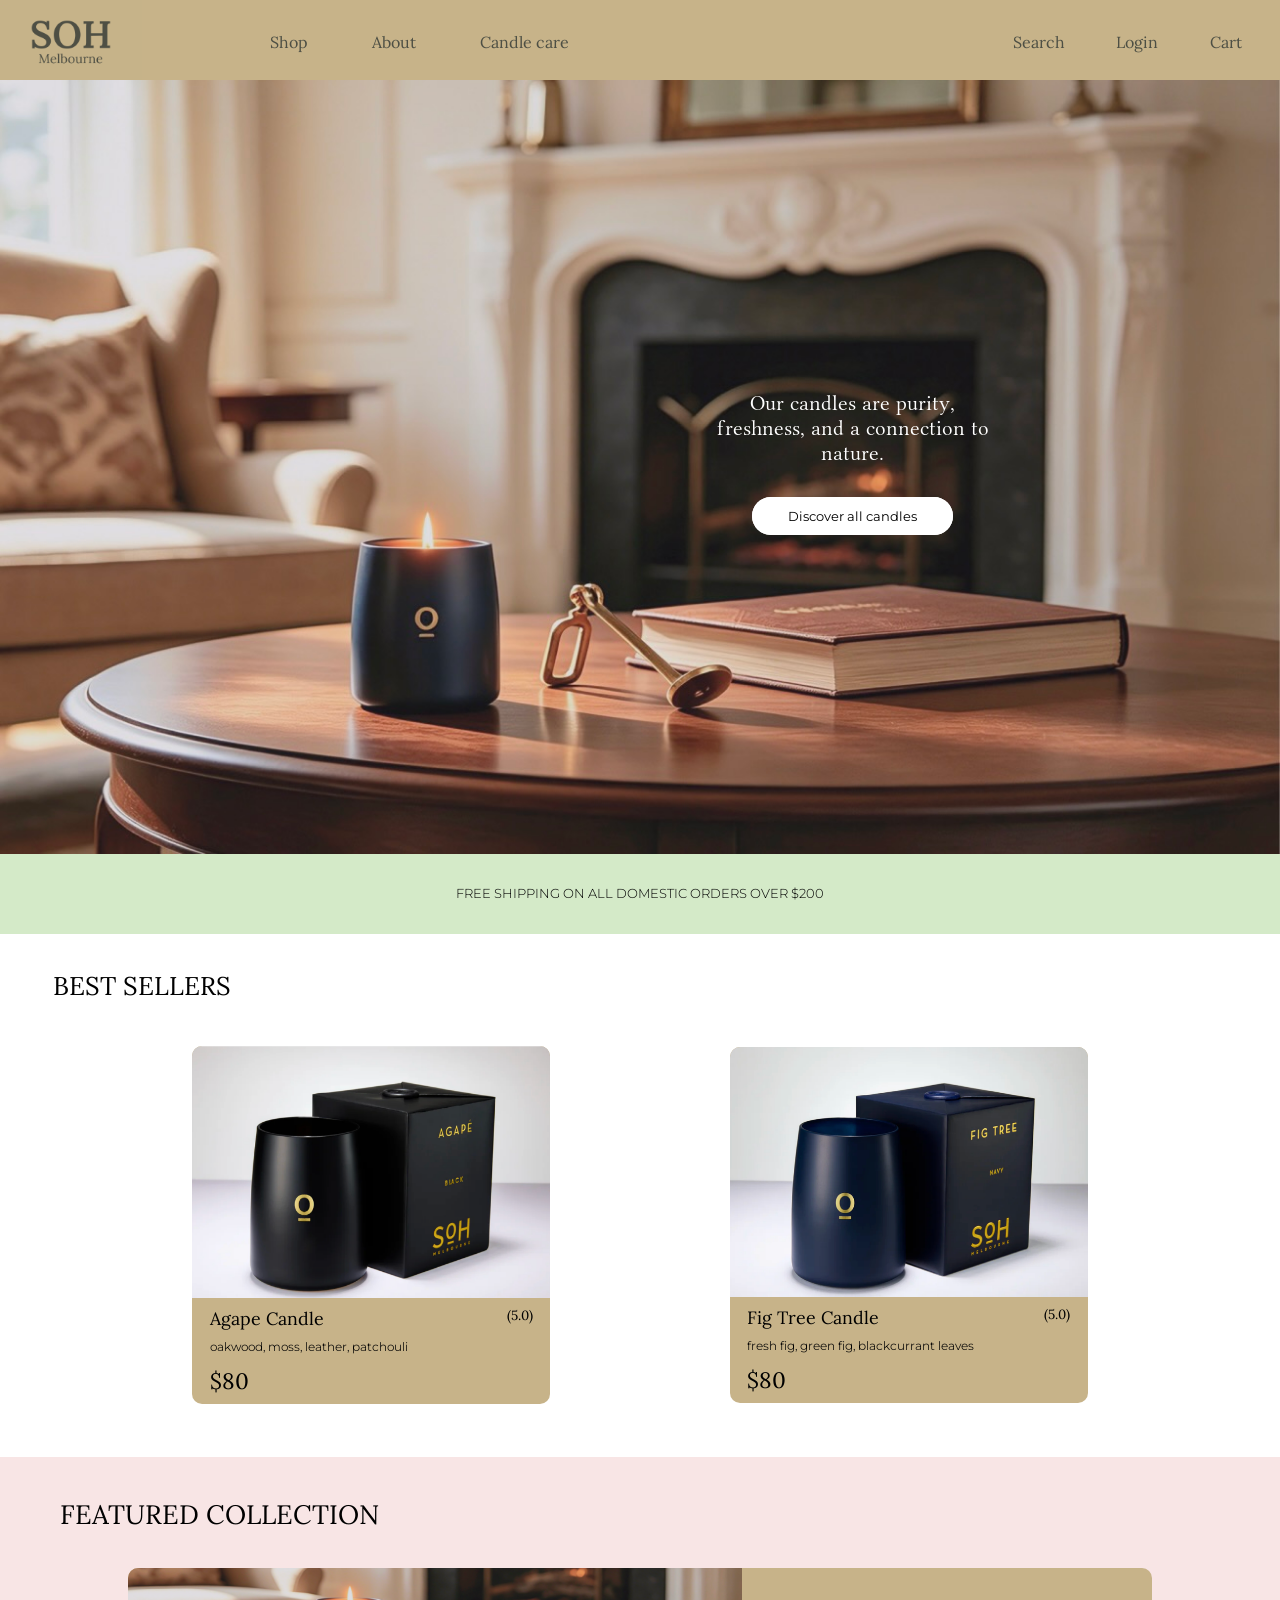
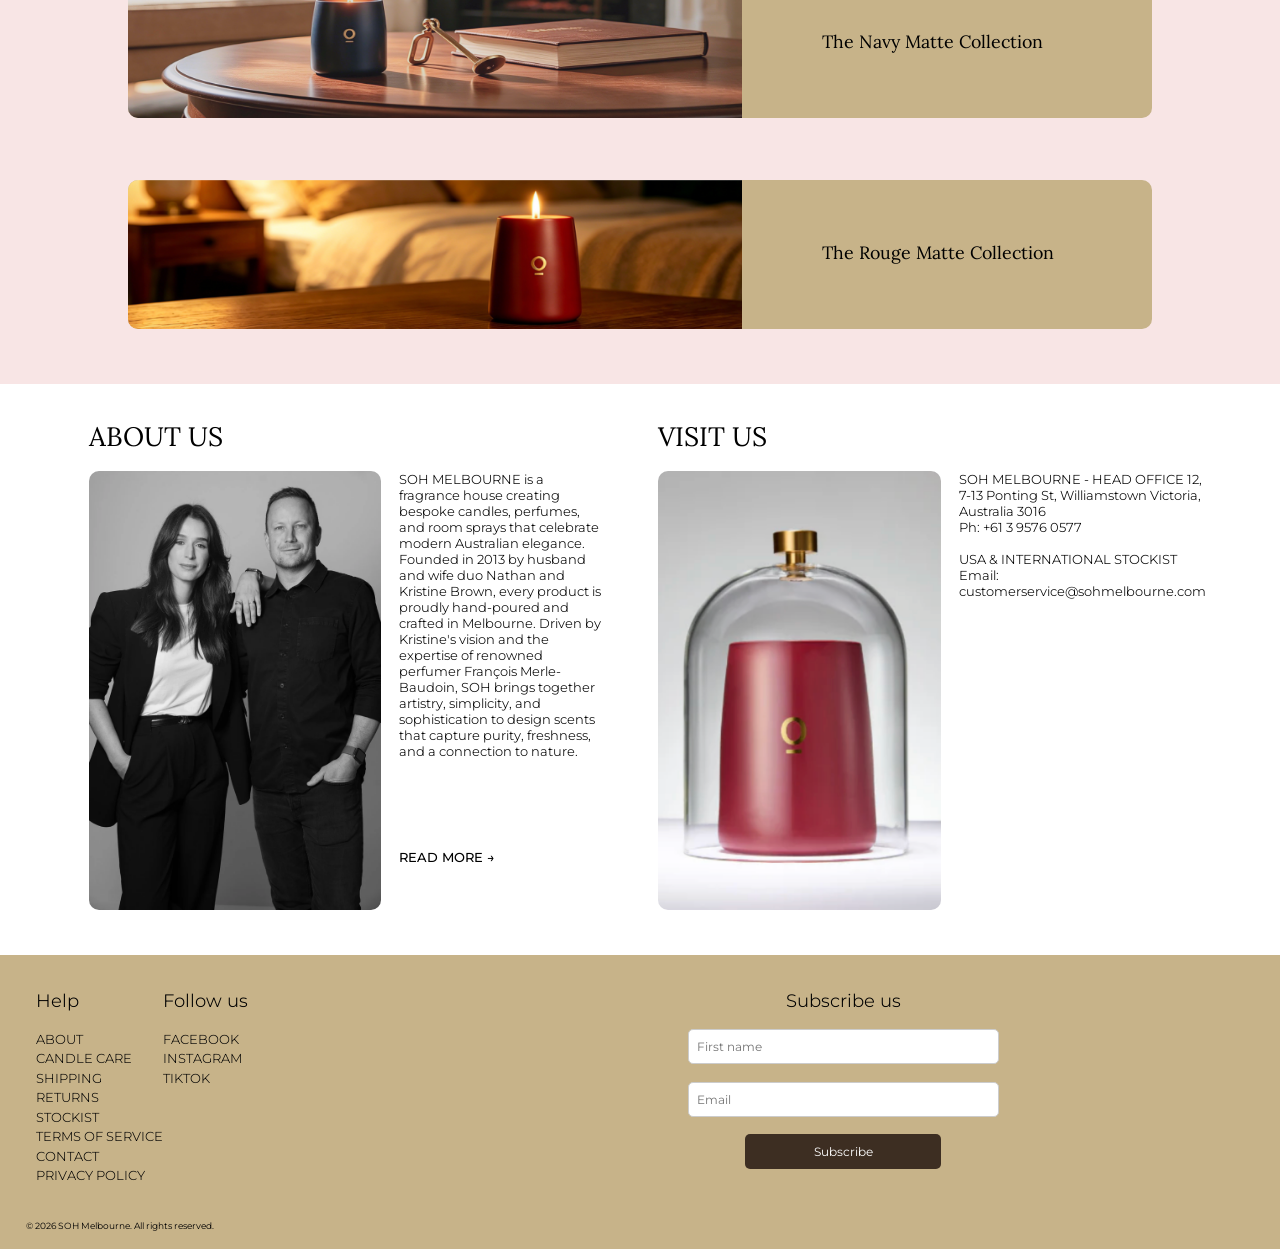
<file: index.html>
<!DOCTYPE html>
<html lang="en">
<head>
  <meta charset="UTF-8" />
  <meta name="viewport" content="width=device-width, initial-scale=1.0"/>
  <title>SOH Melbourne</title>
  <link rel="stylesheet" type="text/css" href="style.css">
  <link href="https://fonts.googleapis.com/css2?family=DM+Serif+Display:ital@0;1&family=Inter:ital,opsz,wght@0,14..32,100..900;1,14..32,100..900&family=Lora:ital,wght@0,400..700;1,400..700&family=Metal+Mania&family=Montserrat:ital,wght@0,100..900;1,100..900&family=PT+Serif:ital,wght@0,400;0,700;1,400;1,700&family=Pixelify+Sans:wght@400..700&display=swap" rel="stylesheet">
  <link href="https://fonts.googleapis.com/css2?family=DM+Serif+Display:ital@0;1&family=Inter:ital,opsz,wght@0,14..32,100..900;1,14..32,100..900&family=Lora:ital,wght@0,400..700;1,400..700&family=Metal+Mania&family=Montserrat:ital,wght@0,100..900;1,100..900&family=PT+Serif:ital,wght@0,400;0,700;1,400;1,700&family=Pixelify+Sans:wght@400..700&display=swap" rel="stylesheet">
  <link href="https://fonts.googleapis.com/css2?family=DM+Serif+Display:ital@0;1&family=Inter:ital,opsz,wght@0,14..32,100..900;1,14..32,100..900&family=Libertinus+Serif+Display&family=Lora:ital,wght@0,400..700;1,400..700&family=Metal+Mania&family=Montserrat:ital,wght@0,100..900;1,100..900&family=PT+Serif:ital,wght@0,400;0,700;1,400;1,700&family=Pixelify+Sans:wght@400..700&display=swap" rel="stylesheet">
  <script src="script.js" defer></script>
</head>

<body>

<!--nav-->
<nav>
        <ul class="nav-menu">
            <li class="burger-menu">☰</li>
            <a href="index.html">
                <li class="logo"><img src="media/logo.png" alt="soh logo"></li>
            </a>
            <li class="shop-dropdown nav-item-left">
                <span class="nav-item-left-shop">Shop
                    <div class="nav-shop-underline"></div>
                </span>

                <div class="dropdown">

                    <div class="dropdown-column">
                        <h4 class="dropdown-column-title">Search by Scent</h4>
                        <ul class="dropdown-column-ul">
                            <li class="dropdown-column-li" data-scent="Floral">Floral</li>
                            <li class="dropdown-column-li" data-scent="Green">Green & Botanical</li>
                            <li class="dropdown-column-li" data-scent="Fig">Fig Focus</li>
                            <li class="dropdown-column-li" data-scent="Marine">Marine & Fresh</li>
                            <li class="dropdown-column-li" data-scent="Smoky">Smoky / Leather / Tobacco</li>
                            <li class="dropdown-column-li" data-scent="Woody">Woody</li>
                            <li class="dropdown-column-li" data-scent="Seasonal">Seasonal</li>
                        </ul>
                    </div>

                    <div class="dropdown-column">
                        <h4 class="dropdown-column-title">Search by Collection</h4>
                        <ul class="dropdown-column-ul">
                            <li class="dropdown-column-li">The Black Matte Collection</li>
                            <li class="dropdown-column-li">The White Matte Collection</li>
                            <li class="dropdown-column-li">The Navy Matte Collection</li>
                            <li class="dropdown-column-li">The Rouge Matte Collection</li>
                            <li class="dropdown-column-li">Melbourne Collection</li>
                            <li class="dropdown-column-li">Australian Landscape</li>
                            <li class="dropdown-column-li">Fig & Garden</li>
                            <li class="dropdown-column-li">Festive</li>
                        </ul>
                    </div>

                </div>
            </li>

            <li class="nav-item-left">About</li>
            <li class="nav-item-left">Candle care</li>

            <div class="nav-right">
                <li class="search-dropdown">
                    <span class="nav-item-left-search">Search
                        <div class="nav-search-underline"></div>
                    </span>

                <div class="search-dropdown-section">
                    <div class="insert-search">
                        <img class="search-icon" src="media/search.png" alt="the image of search icon">
                        <input id="search-input" class="insert-search-text" type="text" placeholder="Find your favourite candle">
                    </div>

                    <div class="suggestion-search">
                        <h6 class="suggestion-search-title">Suggestions</h6>
                        <div>
                        <P class="suggestion-search-text">Floral candles</P>
                        <P class="suggestion-search-text">Woody candles</P>
                        <P class="suggestion-search-text">Seasonal candles</P>
                        </div>
                    </div>
                </div>

                </li>

                <li class="nav-item-right">Login</li>
                <li class="nav-item-right">
                    <span id="nav-cart">Cart</span>

                    <section class="quick-cart-section">
                        <div class="quick-cart-shipping-and-quantity">
                            <p class="quick-cart-afteradding-number">
                            CART ( <span id="quick-cart-number-current">0</span> )
                            </p>
                            <p id="quick-cart-free-shipping" class="quick-cart-free-shipping">free shipping info</p>
                        </div>
                        <div class="quick-cart-items" id="quick-cart-items"></div>
                        <div class="quick-cart-subtotal">
                            <div class="quick-cart-right-subtotal">
                                <h2 class="quick-cart-right-subtotal-text">Subtotal</h2>
                                <h2 class="quick-cart-right-subtotal-price">$<span id="cart-right-subtotal-count">0</span></h2>
                            </div>
                            <p class="quick-cart-right-tax">Tax included. Shipping calculated at checkout.</p>
                            <textarea class="quick-order-notes" name="order-notes" rows="4" placeholder="Order notes"></textarea>
                            <div class="quick-cart-page-buttons">
                                <button type="button" class="quick-cart-right-check-out" onclick="window.location.href='cart.html'">Check out</button>
                                <button type="button" class="quick-cart-right-continue-shopping" onclick="window.location.href='productlists.html'">Continue shopping</button>
                            </div>
                        </div>
                    </section>
                </li>
            </div>
        </ul>

        <div class="mobile-dropdown">
            <div class="mobile-dropdown-section">
                <h3 class="mobile-dropdown-shop">Shop</h3>

                <div class="mobile-dropdown-shop-section">
                    <div class="mobile-devided-line"></div>
                    <h4 class="mobile-scent-dropdown">Shop by scent</h4>
                    <ul class="mobile-scent-section">
                        <li>Floral</li>
                        <li>Green & Botanical</li>
                        <li>Fig Focus</li>
                        <li>Marine & Fresh</li>
                        <li>Smoky / Leather / Tobacco</li>
                        <li class="dropdown-column-li" data-scent="Woody">Woody</li>
                        <li>Seasonal</li>
                    </ul>
                    <h4>Shop by collection</h4>
                    <div class="mobile-devided-line"></div>
                </div>

                <h3>About</h3>

                <h3>Candle care</h3>
            </div>

        </div>
</nav>

<!--hero header-->
<header class="heroimage">
    <img class="homepage-image"src="media/homepage.jpeg" alt="homepage image">
    <div class="hero-text">
        <p class="hero">Our candles are purity,<br> freshness, and a connection to <br> nature.</p><br><br>
        <a class="discover-button" href="productlists.html?from=index.html">Discover all candles</a>
    </div>
</header>

<!--Main content-->
<main>
<!--free shipping-->
 <section class="freeshipping">
    <p>FREE SHIPPING ON ALL DOMESTIC ORDERS OVER $200</p>
 </section>

 <!--best sellers-->
 <section class="bestsellers">
    <h2 class="bestsellers-text">BEST SELLERS</h2>

    <!--all product cards for best sellers-->
    <div class="bestsellers-cards">
        <!--card 1:agape candle-->
        <div class="productcard-bestsellers">
            <img class="product-cards-image" src="media/agape-bestsellers.png" alt="the image of agape">
            <div class="product-cards-text">
                <div class="product-cards-textandrating">
                    <p class="product-cards-title">Agape Candle</p>
                    <span class="product-cards-rating">(5.0)</span>
                </div>
                <p class="product-cards-info">oakwood, moss, leather, patchouli</p>
                <p class="product-cards-prices">$80</p>
            </div>
        </div>
        
        <!--card 2:fig tree candle-->
        <div class="productcard-bestsellers">
            <img class="product-cards-image" src="media/fig-tree-bestsellers.png" alt="the image of fig tree">
            <div class="product-cards-text">
                <div class="product-cards-textandrating">
                    <p class="product-cards-title">Fig Tree Candle</p>
                    <p class="product-cards-rating">(5.0)</p>
                </div>
                <p class="product-cards-info">fresh fig, green fig, blackcurrant leaves</p>
                <p class="product-cards-prices">$80</p>
            </div>
        </div>

    </div>
 </section>

  <!--festured collections-->

  <section class="featured-collections">
    <h2 class="featured-title">FEATURED COLLECTION</h2>

    <div class="collection-allcards">
        <div class="collectioncards">
            <img class="collection-cards-image"src="media/navy.png" alt="the image of the navy matte collection">
            <p class="collection-cards-text">The Navy Matte Collection</p>
        </div>

        <div class="collectioncards">
            <img class="collection-cards-image" src="media/rouge.png" alt="the image of the rouge matte collection">
            <p class="collection-cards-text">The Rouge Matte Collection</p>
        </div>
    </div>
  </section>

  <!--about us-->
  <section class="aboutus">

    <div class="aboutus-allcards">

        <div class="aboutuscards">
            <h2 class="aboutus-title">ABOUT US</h2>
            <div class="aboutus-cards-allinfo">
                <img class="aboutus-image" src="media/aboutus.png" alt="the image of about us">
                <div class="aboutus-textandreadmore">
                <p class="aboutus-text">SOH MELBOURNE is a fragrance house creating bespoke candles, 
                perfumes, and room sprays that celebrate modern Australian elegance. Founded 
                in 2013 by husband and wife duo Nathan and Kristine Brown, every product is proudly 
                hand-poured and crafted in Melbourne. Driven by Kristine's vision and the expertise 
                of renowned perfumer François Merle-Baudoin, SOH brings together artistry, simplicity, 
                and sophistication to design scents that capture purity, freshness, and a connection 
                to nature.</p><br class="br"><br class="br"><br class="br">
                <p class="read-more">READ MORE →</p>
                </div>
            </div>   
        </div>

        <div class="aboutuscards">
            <h2 class="aboutus-title">VISIT US</h2>
            <div class="aboutus-cards-allinfo">
                <img class="aboutus-image" src="media/visitus.png" alt="the image of visit us">
                <p class="aboutus-text">SOH MELBOURNE - HEAD OFFICE 12, 7-13 Ponting St, 
                Williamstown Victoria, Australia 3016 <br>
                Ph: +61 3 9576 0577 <br><br>
                USA & INTERNATIONAL STOCKIST Email: customerservice@sohmelbourne.com</p>
            </div>
        </div>

    </div>
  </section>
</main>

<!--footer-->
<footer>
    <div class="footer-section-without-copyrights">
    <div class="footer-sections">
        <div class="help">
            <h4 class="footer-title">Help</h4>
            <ul class="footer-unordered-list">
                <li class="footer-list">ABOUT</li>
                <li class="footer-list">CANDLE CARE</li>
                <li class="footer-list">SHIPPING</li>
                <li class="footer-list">RETURNS</li>
                <li class="footer-list">STOCKIST</li>
                <li class="footer-list">TERMS OF SERVICE</li>
                <li class="footer-list">CONTACT</li>
                <li class="footer-list">PRIVACY POLICY</li>
            </ul>
        </div>

        <div class="followus">
            <h4 class="footer-title">Follow us</h4>
                <ul class="footer-unordered-list">
                    <li class="footer-list">FACEBOOK</li>
                    <li class="footer-list">INSTAGRAM</li>
                    <li class="footer-list">TIKTOK</li>
                </ul>
        </div>
    </div>

    <!--subscribe-->
    <div class="subscribe-section">
        <h4 class="footer-title-subscribeus">Subscribe us</h4>
        <form class="subscribe">
            <input class="subscribe-input" type="text" placeholder="First name" size="20" maxlength="40"/>
            <input class="subscribe-input" type="text" placeholder="Email" size="20" maxlength="40"/>
            <button class="subscribe-button" type="submit">Subscribe</button>
        </form>
    </div>

    </div>

    <p class="footer-copyrights">© 2026 SOH Melbourne. All rights reserved.</p>
</footer>

</body>
</file>
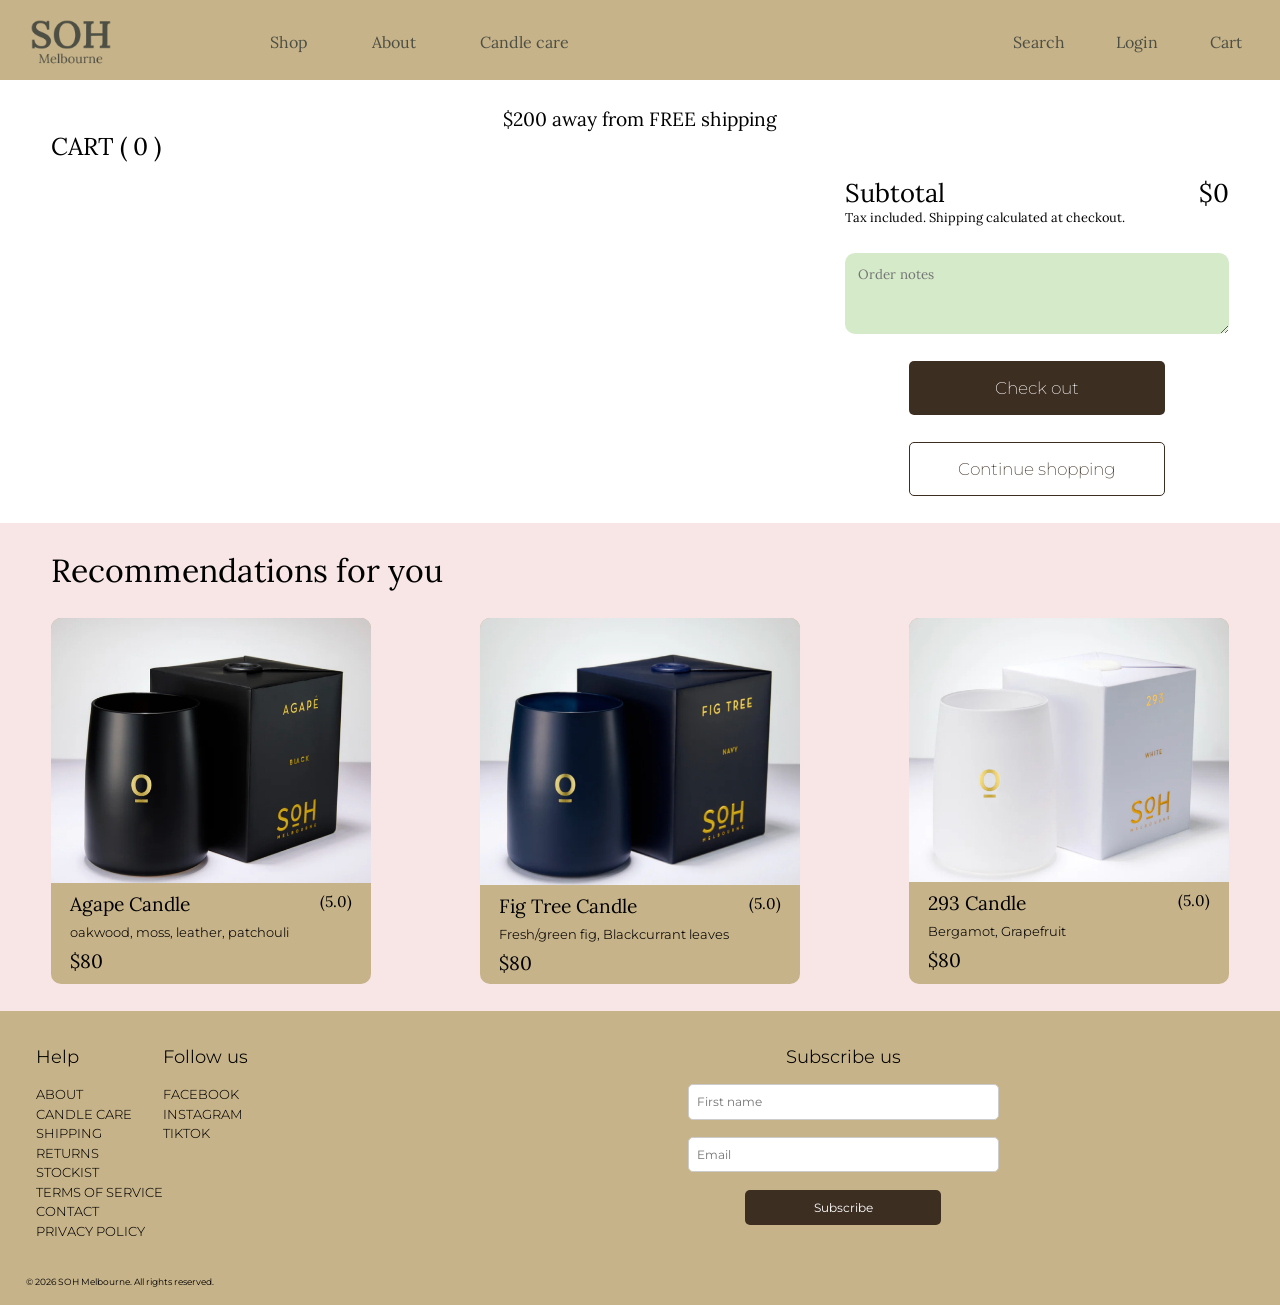
<file: cart.html>
<!DOCTYPE html>
<html lang="en">
<head>
  <meta charset="UTF-8" />
  <meta name="viewport" content="width=device-width, initial-scale=1.0"/>
  <title>SOH Melbourne cart</title>
  <link rel="stylesheet" type="text/css" href="style.css">
  <link href="https://fonts.googleapis.com/css2?family=DM+Serif+Display:ital@0;1&family=Inter:ital,opsz,wght@0,14..32,100..900;1,14..32,100..900&family=Lora:ital,wght@0,400..700;1,400..700&family=Metal+Mania&family=Montserrat:ital,wght@0,100..900;1,100..900&family=PT+Serif:ital,wght@0,400;0,700;1,400;1,700&family=Pixelify+Sans:wght@400..700&display=swap" rel="stylesheet">
  <link href="https://fonts.googleapis.com/css2?family=DM+Serif+Display:ital@0;1&family=Inter:ital,opsz,wght@0,14..32,100..900;1,14..32,100..900&family=Lora:ital,wght@0,400..700;1,400..700&family=Metal+Mania&family=Montserrat:ital,wght@0,100..900;1,100..900&family=PT+Serif:ital,wght@0,400;0,700;1,400;1,700&family=Pixelify+Sans:wght@400..700&display=swap" rel="stylesheet">
  <link href="https://fonts.googleapis.com/css2?family=DM+Serif+Display:ital@0;1&family=Inter:ital,opsz,wght@0,14..32,100..900;1,14..32,100..900&family=Libertinus+Serif+Display&family=Lora:ital,wght@0,400..700;1,400..700&family=Metal+Mania&family=Montserrat:ital,wght@0,100..900;1,100..900&family=PT+Serif:ital,wght@0,400;0,700;1,400;1,700&family=Pixelify+Sans:wght@400..700&display=swap" rel="stylesheet">
  <script src="script.js" defer></script>
</head>

<body>
<!--nav-->
<nav>
        <ul class="nav-menu">
            <li class="burger-menu">☰</li>
            <a href="index.html">
                <li class="logo"><img src="media/logo.png" alt="soh logo"></li>
            </a>
            <li class="shop-dropdown nav-item-left">
                <span class="nav-item-left-shop">Shop
                    <div class="nav-shop-underline"></div>
                </span>

                <div class="dropdown">

                    <div class="dropdown-column">
                        <h4 class="dropdown-column-title">Search by Scent</h4>
                        <ul class="dropdown-column-ul">
                            <li class="dropdown-column-li" data-scent="Floral">Floral</li>
                            <li class="dropdown-column-li" data-scent="Green">Green & Botanical</li>
                            <li class="dropdown-column-li" data-scent="Fig">Fig Focus</li>
                            <li class="dropdown-column-li" data-scent="Marine">Marine & Fresh</li>
                            <li class="dropdown-column-li" data-scent="Smoky">Smoky / Leather / Tobacco</li>
                            <li class="dropdown-column-li" data-scent="Woody">Woody</li>
                            <li class="dropdown-column-li" data-scent="Seasonal">Seasonal</li>
                        </ul>
                    </div>

                    <div class="dropdown-column">
                        <h4 class="dropdown-column-title">Search by Collection</h4>
                        <ul class="dropdown-column-ul">
                            <li class="dropdown-column-li">The Black Matte Collection</li>
                            <li class="dropdown-column-li">The White Matte Collection</li>
                            <li class="dropdown-column-li">The Navy Matte Collection</li>
                            <li class="dropdown-column-li">The Rouge Matte Collection</li>
                            <li class="dropdown-column-li">Melbourne Collection</li>
                            <li class="dropdown-column-li">Australian Landscape</li>
                            <li class="dropdown-column-li">Fig & Garden</li>
                            <li class="dropdown-column-li">Festive</li>
                        </ul>
                    </div>

                </div>
            </li>

            <li class="nav-item-left">About</li>
            <li class="nav-item-left">Candle care</li>

            <div class="nav-right">
                <li class="search-dropdown">
                    <span class="nav-item-left-search">Search
                        <div class="nav-search-underline"></div>
                    </span>

                <div class="search-dropdown-section">
                    <div class="insert-search">
                        <img class="search-icon" src="media/search.png" alt="the image of search icon">
                        <input id="search-input" class="insert-search-text" type="text" placeholder="Find your favourite candle">
                    </div>

                    <div class="suggestion-search">
                        <h6 class="suggestion-search-title">Suggestions</h6>
                        <div>
                        <P class="suggestion-search-text">Floral candles</P>
                        <P class="suggestion-search-text">Woody candles</P>
                        <P class="suggestion-search-text">Seasonal candles</P>
                        </div>
                    </div>
                </div>

                </li>

                <li class="nav-item-right">Login</li>
                <li class="nav-item-right">
                    <span id="nav-cart">Cart</span>

                    <section class="quick-cart-section">
                        <div class="quick-cart-shipping-and-quantity">
                            <p class="quick-cart-afteradding-number">
                            CART ( <span id="quick-cart-number-current">0</span> )
                            </p>
                            <p id="quick-cart-free-shipping" class="quick-cart-free-shipping">free shipping info</p>
                        </div>
                        <div class="quick-cart-items" id="quick-cart-items"></div>
                        <div class="quick-cart-subtotal">
                            <div class="quick-cart-right-subtotal">
                                <h2 class="quick-cart-right-subtotal-text">Subtotal</h2>
                                <h2 class="quick-cart-right-subtotal-price">$<span id="cart-right-subtotal-count">0</span></h2>
                            </div>
                            <p class="quick-cart-right-tax">Tax included. Shipping calculated at checkout.</p>
                            <textarea class="quick-order-notes" name="order-notes" rows="4" placeholder="Order notes"></textarea>
                            <div class="quick-cart-page-buttons">
                                <button type="button" class="quick-cart-right-check-out" onclick="window.location.href='cart.html'">Check out</button>
                                <button type="button" class="quick-cart-right-continue-shopping" onclick="window.location.href='productlists.html'">Continue shopping</button>
                            </div>
                        </div>
                    </section>
                </li>
            </div>
        </ul>

        <div class="mobile-dropdown">
            <div class="mobile-dropdown-section">
                <h3 class="mobile-dropdown-shop">Shop</h3>

                <div class="mobile-dropdown-shop-section">
                    <div class="mobile-devided-line"></div>
                    <h4 class="mobile-scent-dropdown">Shop by scent</h4>
                    <ul class="mobile-scent-section">
                        <li>Floral</li>
                        <li>Green & Botanical</li>
                        <li>Fig Focus</li>
                        <li>Marine & Fresh</li>
                        <li>Smoky / Leather / Tobacco</li>
                        <li class="dropdown-column-li" data-scent="Woody">Woody</li>
                        <li>Seasonal</li>
                    </ul>
                    <h4>Shop by collection</h4>
                    <div class="mobile-devided-line"></div>
                </div>

                <h3>About</h3>

                <h3>Candle care</h3>
            </div>

        </div>
</nav>

<main>
<section class="cart-section">
    <p id="cart-free-shipping" class="cart-free-shipping">free shipping info</p>

<div class="cart-left-right">
    <div class="cart-left">

        <div class="cart-afteradding">
            <p class="cart-afteradding-number">
            CART ( <span id="cart-number-current">0</span> )
            </p>
        </div>

        <div id="cart-items" class="cart-items">
        </div>
    </div>

    <div class="cart-right">
            <div class="cart-right-subtotal">
                <h2 class="cart-right-subtotal-text">Subtotal</h2>
                <h2 class="cart-right-subtotal-price">$<span id="cart-page-subtotal-count">0</span></h2>
            </div>
            <p class="cart-right-tax">Tax included. Shipping calculated at checkout.</p>

        <textarea class="order-notes" name="order-notes" rows="4" placeholder="Order notes"></textarea>

        <div class="cart-page-buttons">
            <button type="button" class="cart-right-check-out" onclick="window.location.href='delivery.html'">Check out</button>
            <button type="button" class="cart-right-continue-shopping" onclick="window.location.href='productlists.html'">Continue shopping</button>
        </div>
    </div>

</div>

</section>



<!--recommendations-->
<section class="recommendations">
    <h2 class="recommendations-title">Recommendations for you</h2>
    <div class="recommendations-product-cards">

        <a class="recommendations-card">
            <img class="recommendations-card-image" src="media/agape.png" alt="the image of agape candle">
            <div class="recommendations-text">
                <div class="recommendations-card-textandrating">
                    <p class="recommendations-card-title">Agape Candle</p>
                    <span class="recommendations-card-rating">(5.0)</span>
                </div>
                <p class="recommendations-card-info">oakwood, moss, leather, patchouli</p>
                <p class="recommendations-card-prices">$80</p>
            </div>
        </a>

         <a class="recommendations-card">
            <img class="recommendations-card-image" src="media/fig-tree.png" alt="the image of Fig Tree Candle">
            <div class="recommendations-text">
                <div class="recommendations-card-textandrating">
                    <p class="recommendations-card-title">Fig Tree Candle</p>
                    <span class="recommendations-card-rating">(5.0)</span>
                </div>
                <p class="recommendations-card-info">Fresh/green fig, Blackcurrant leaves</p>
                <p class="recommendations-card-prices">$80</p>
            </div>
        </a>

        <a class="recommendations-card">
            <img class="recommendations-card-image" src="media/293.png" alt="the image of 293 Candle">
            <div class="recommendations-text">
                <div class="recommendations-card-textandrating">
                    <p class="recommendations-card-title">293 Candle</p>
                    <span class="recommendations-card-rating">(5.0)</span>
                </div>
                <p class="recommendations-card-info">Bergamot, Grapefruit</p>
                <p class="recommendations-card-prices">$80</p>
            </div>
        </a>
    </div>
</section>
</main>

<!--footer-->
<footer>
    <div class="footer-section-without-copyrights">
    <div class="footer-sections">
        <div class="help">
            <h4 class="footer-title">Help</h4>
            <ul class="footer-unordered-list">
                <li class="footer-list">ABOUT</li>
                <li class="footer-list">CANDLE CARE</li>
                <li class="footer-list">SHIPPING</li>
                <li class="footer-list">RETURNS</li>
                <li class="footer-list">STOCKIST</li>
                <li class="footer-list">TERMS OF SERVICE</li>
                <li class="footer-list">CONTACT</li>
                <li class="footer-list">PRIVACY POLICY</li>
            </ul>
        </div>

        <div class="followus">
            <h4 class="footer-title">Follow us</h4>
                <ul class="footer-unordered-list">
                    <li class="footer-list">FACEBOOK</li>
                    <li class="footer-list">INSTAGRAM</li>
                    <li class="footer-list">TIKTOK</li>
                </ul>
        </div>
    </div>

    <!--subscribe-->
    <div class="subscribe-section">
        <h4 class="footer-title-subscribeus">Subscribe us</h4>
        <form class="subscribe">
            <input class="subscribe-input" type="text" placeholder="First name" size="20" maxlength="40"/>
            <input class="subscribe-input" type="text" placeholder="Email" size="20" maxlength="40"/>
            <button class="subscribe-button" type="submit">Subscribe</button>
        </form>
    </div>
    
    </div>

    <p class="footer-copyrights">© 2026 SOH Melbourne. All rights reserved.</p>
</footer>

</body>
</file>
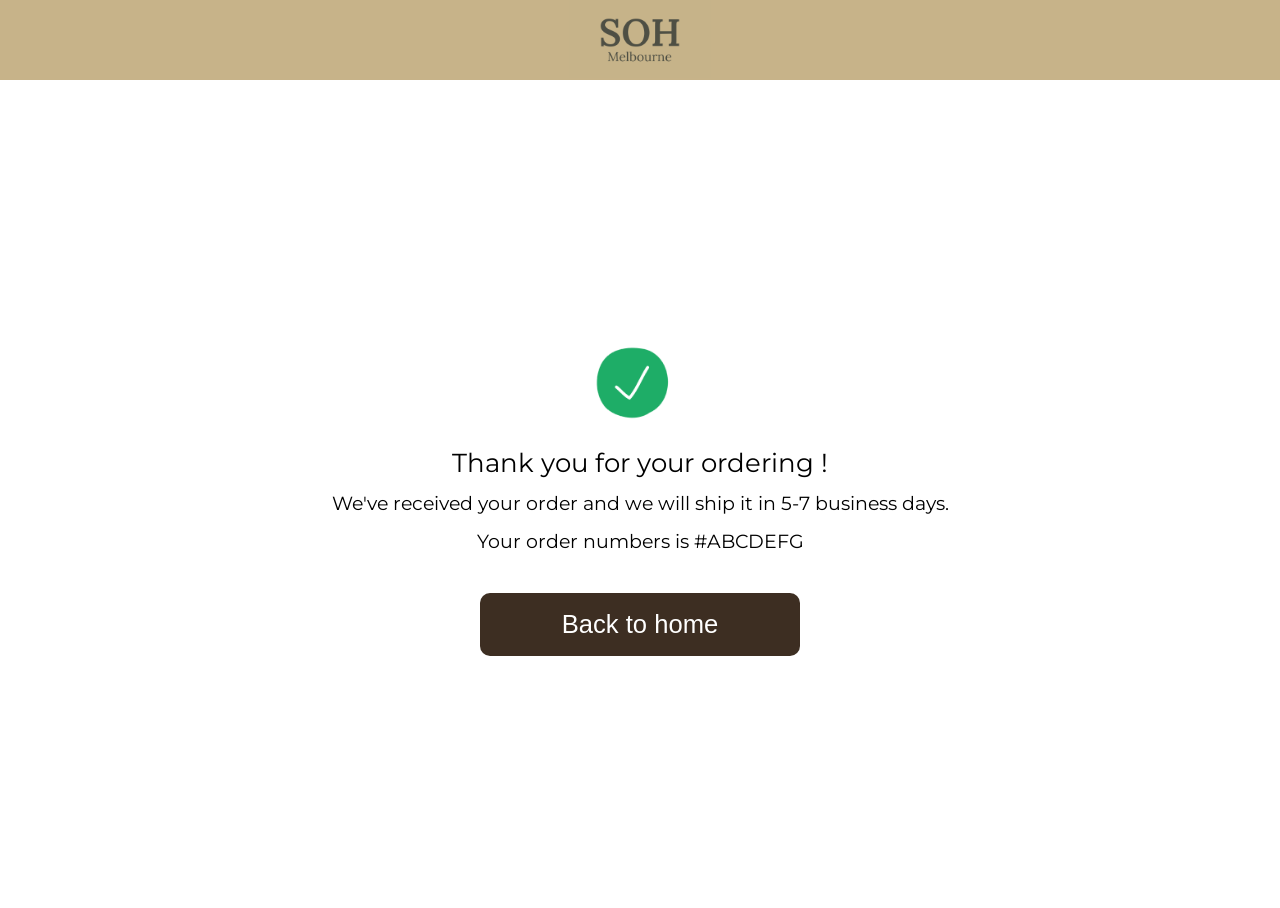
<file: confirmation.html>
<!DOCTYPE html>
<html lang="en">
<head>
  <meta charset="UTF-8" />
  <meta name="viewport" content="width=device-width, initial-scale=1.0"/>
  <title>SOH Melbourne payment confirmation</title>
  <link rel="stylesheet" type="text/css" href="style.css">
  <link href="https://fonts.googleapis.com/css2?family=DM+Serif+Display:ital@0;1&family=Inter:ital,opsz,wght@0,14..32,100..900;1,14..32,100..900&family=Lora:ital,wght@0,400..700;1,400..700&family=Metal+Mania&family=Montserrat:ital,wght@0,100..900;1,100..900&family=PT+Serif:ital,wght@0,400;0,700;1,400;1,700&family=Pixelify+Sans:wght@400..700&display=swap" rel="stylesheet">
  <link href="https://fonts.googleapis.com/css2?family=DM+Serif+Display:ital@0;1&family=Inter:ital,opsz,wght@0,14..32,100..900;1,14..32,100..900&family=Lora:ital,wght@0,400..700;1,400..700&family=Metal+Mania&family=Montserrat:ital,wght@0,100..900;1,100..900&family=PT+Serif:ital,wght@0,400;0,700;1,400;1,700&family=Pixelify+Sans:wght@400..700&display=swap" rel="stylesheet">
  <link href="https://fonts.googleapis.com/css2?family=DM+Serif+Display:ital@0;1&family=Inter:ital,opsz,wght@0,14..32,100..900;1,14..32,100..900&family=Libertinus+Serif+Display&family=Lora:ital,wght@0,400..700;1,400..700&family=Metal+Mania&family=Montserrat:ital,wght@0,100..900;1,100..900&family=PT+Serif:ital,wght@0,400;0,700;1,400;1,700&family=Pixelify+Sans:wght@400..700&display=swap" rel="stylesheet">
  <script src="script.js" defer></script>
</head>

<body>
    <nav class="delivery-page-nav">
        <a href="index.html">
        <img class="delivery-page-nav-image" src="media/logo.png" alt="the logo of soh melbourne">
        </a>
    </nav>

<main>
    <section class="payment-successfully">
        <img src="media/confirmation.png" alt="checkout successfully">
        <h3>Thank you for your ordering !</h2>
        <p>We've received your order and we will ship it in 5-7 business days.</p>
        <p>Your order numbers is #ABCDEFG</p>

        <button type="button" onclick="window.location.href='index.html'">Back to home</button>
    </section>
</main>
</body>
</file>
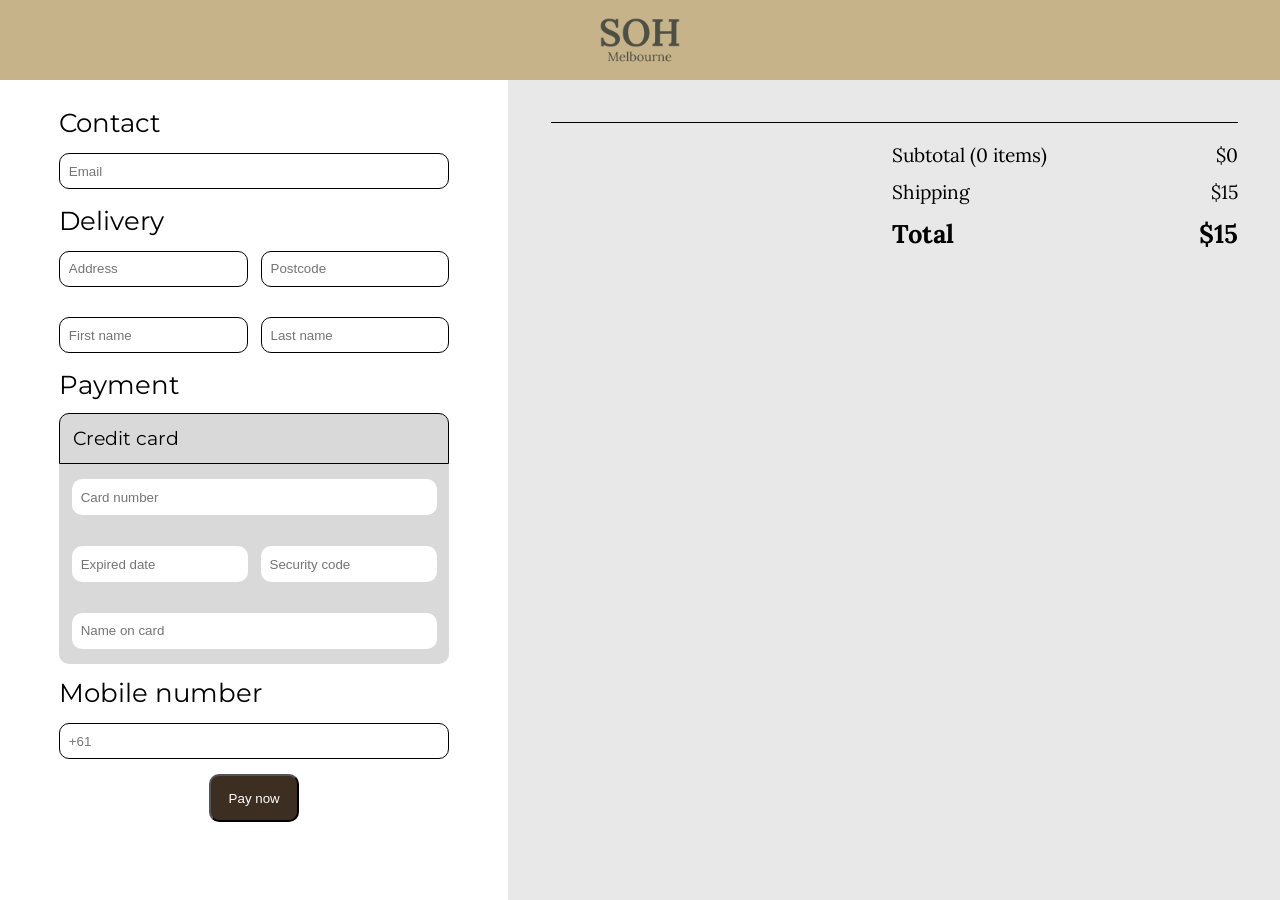
<file: delivery.html>
<!DOCTYPE html>
<html lang="en">
<head>
  <meta charset="UTF-8" />
  <meta name="viewport" content="width=device-width, initial-scale=1.0"/>
  <title>SOH Melbourne</title>
  <link rel="stylesheet" type="text/css" href="style.css">
  <link href="https://fonts.googleapis.com/css2?family=DM+Serif+Display:ital@0;1&family=Inter:ital,opsz,wght@0,14..32,100..900;1,14..32,100..900&family=Lora:ital,wght@0,400..700;1,400..700&family=Metal+Mania&family=Montserrat:ital,wght@0,100..900;1,100..900&family=PT+Serif:ital,wght@0,400;0,700;1,400;1,700&family=Pixelify+Sans:wght@400..700&display=swap" rel="stylesheet">
  <link href="https://fonts.googleapis.com/css2?family=DM+Serif+Display:ital@0;1&family=Inter:ital,opsz,wght@0,14..32,100..900;1,14..32,100..900&family=Lora:ital,wght@0,400..700;1,400..700&family=Metal+Mania&family=Montserrat:ital,wght@0,100..900;1,100..900&family=PT+Serif:ital,wght@0,400;0,700;1,400;1,700&family=Pixelify+Sans:wght@400..700&display=swap" rel="stylesheet">
  <link href="https://fonts.googleapis.com/css2?family=DM+Serif+Display:ital@0;1&family=Inter:ital,opsz,wght@0,14..32,100..900;1,14..32,100..900&family=Libertinus+Serif+Display&family=Lora:ital,wght@0,400..700;1,400..700&family=Metal+Mania&family=Montserrat:ital,wght@0,100..900;1,100..900&family=PT+Serif:ital,wght@0,400;0,700;1,400;1,700&family=Pixelify+Sans:wght@400..700&display=swap" rel="stylesheet">
  <script src="script.js" defer></script>
</head>

<body>
    <nav class="delivery-page-nav">
        <a href="index.html">
        <img class="delivery-page-nav-image" src="media/logo.png" alt="the logo of soh melbourne">
        </a>
    </nav>

<main class="delivery-page-main">
    <div class="mobile-order-summary">
        <h2>Order summary</h2>
        <p>$<span class="delivery-order-summary-total">0</span></p>
    </div>

    <form id="delivery-form" action="confirmation.html" class="delivery-form">

        <p class="delivery-form-title">Contact</p>
        <input type="text" name="email" required placeholder="Email">

        <p class="delivery-form-title">Delivery</p>
        <div class="form-row">
            <input class="address" type="text" name="address" required placeholder="Address">
            <input class="postcode" type="text" name="postcode" required placeholder="Postcode">
        </div>
        <div class="form-row">
            <input type="text" name="fristname" required placeholder="First name">
            <input type="text" name="lastname" required placeholder="Last name">
        </div>

        <p class="delivery-form-title">Payment</p>
            <div class="form-payment-box">
                <h4 class="card">Credit card</h4>
            </div>
            <div class="form-payment-box-input">
                <input type="text" name="cardnumber" required placeholder="Card number">
                <div class="form-row">
                    <input type="text" name="expireddate" required placeholder="Expired date">
                    <input type="text" name="security number" required placeholder="Security code" >
                </div>
                <input type="text" name="name" required placeholder="Name on card">
            </div>

            <p class="delivery-form-title">Mobile number</p>
            <input type="text" name="mobilenumber" required placeholder="+61">
        
        <div class="delivery-page-button">
            <button class="payment-button" type="submit">Pay now</button>
        </div>
    </form>

    <section class="delivery-right">
        <div id="delivery-products">
        </div>

        <div class="total-section">

            <div class="subtotal-box">
                <h4 class="subtotal-box-text">Subtotal (<span class="total-quantity">0</span> items)</h4>
                <h4 class="subtotal-box-price">$<span class="delivery-subtotal-price">0</span></h4>
            </div>
            <div class="shipping-box">
                <h4 class="subtotal-shipping">Shipping</h4>
                <h4 class="subtotal-shipping-price">$<span class="total-shipping">0</span></h4>
            </div>
            <div class="total-price-box">
                <h2 class="delivery-page-total">Total</h2>
                <h2 class="delivery-page-total-price">$<span class="delivery-page-total-price-number">0</span></h2>
            </div>

        </div>

        <div class="mobile-delivery-page-button">
            <button class="mobile-payment-button" type="submit" form="delivery-form">Pay now</button>
        </div>
    </section>

</main>
</body>
</file>
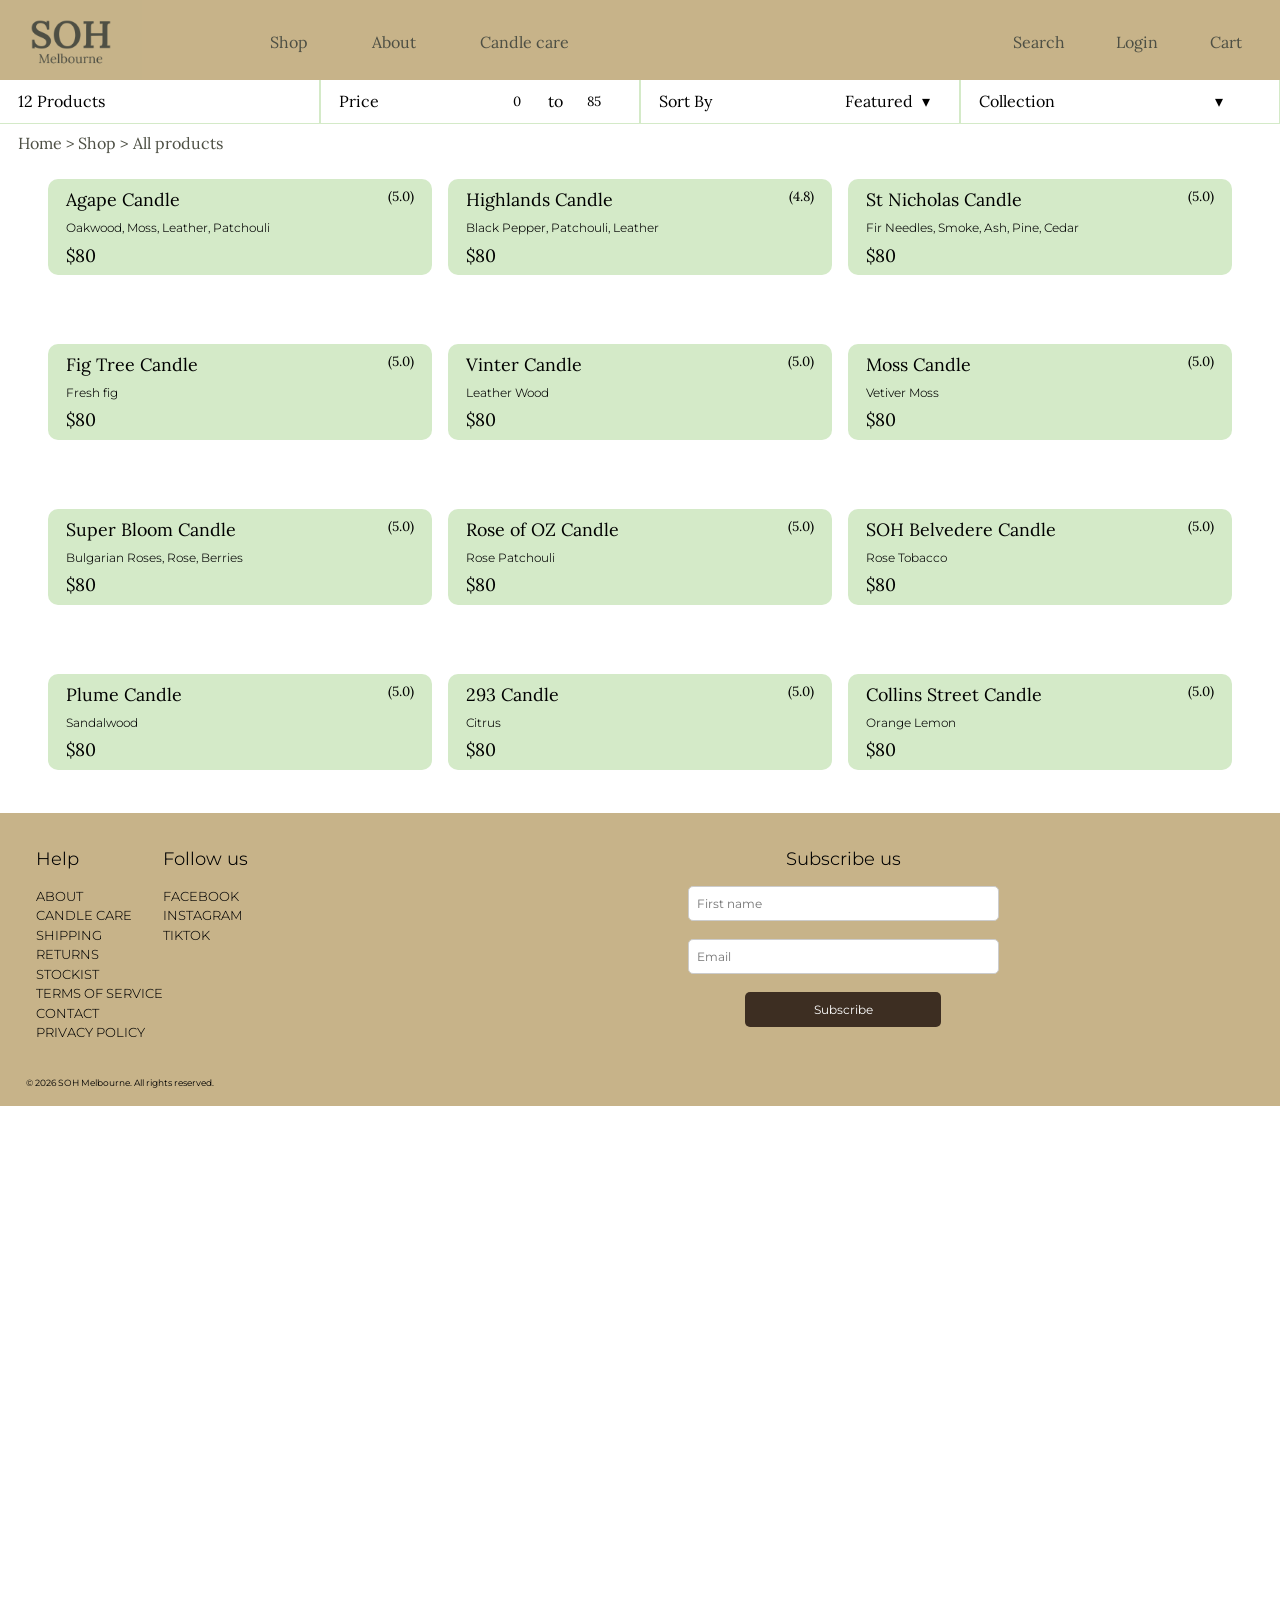
<file: productlists.html>
<!DOCTYPE html>
<html lang="en">
<head>
  <meta charset="UTF-8" />
  <meta name="viewport" content="width=device-width, initial-scale=1.0"/>
  <title>SOH Melbourne product list page</title>
  <link rel="stylesheet" type="text/css" href="style.css">
  <link href="https://fonts.googleapis.com/css2?family=DM+Serif+Display:ital@0;1&family=Inter:ital,opsz,wght@0,14..32,100..900;1,14..32,100..900&family=Lora:ital,wght@0,400..700;1,400..700&family=Metal+Mania&family=Montserrat:ital,wght@0,100..900;1,100..900&family=PT+Serif:ital,wght@0,400;0,700;1,400;1,700&family=Pixelify+Sans:wght@400..700&display=swap" rel="stylesheet">
  <link href="https://fonts.googleapis.com/css2?family=DM+Serif+Display:ital@0;1&family=Inter:ital,opsz,wght@0,14..32,100..900;1,14..32,100..900&family=Lora:ital,wght@0,400..700;1,400..700&family=Metal+Mania&family=Montserrat:ital,wght@0,100..900;1,100..900&family=PT+Serif:ital,wght@0,400;0,700;1,400;1,700&family=Pixelify+Sans:wght@400..700&display=swap" rel="stylesheet">
  <link href="https://fonts.googleapis.com/css2?family=DM+Serif+Display:ital@0;1&family=Inter:ital,opsz,wght@0,14..32,100..900;1,14..32,100..900&family=Libertinus+Serif+Display&family=Lora:ital,wght@0,400..700;1,400..700&family=Metal+Mania&family=Montserrat:ital,wght@0,100..900;1,100..900&family=PT+Serif:ital,wght@0,400;0,700;1,400;1,700&family=Pixelify+Sans:wght@400..700&display=swap" rel="stylesheet">
  <script src="script.js" defer></script>
</head>

<body>

<!--nav-->
<nav>
        <ul class="nav-menu">
            <li class="burger-menu">☰</li>
            <a href="index.html">
                <li class="logo"><img src="media/logo.png" alt="soh logo"></li>
            </a>
            <li class="shop-dropdown nav-item-left">
                <span class="nav-item-left-shop">Shop
                    <div class="nav-shop-underline"></div>
                </span>

                <div class="dropdown">

                    <div class="dropdown-column">
                        <h4 class="dropdown-column-title">Search by Scent</h4>
                        <ul class="dropdown-column-ul">
                            <li class="dropdown-column-li" data-scent="Floral">Floral</li>
                            <li class="dropdown-column-li" data-scent="Green">Green & Botanical</li>
                            <li class="dropdown-column-li" data-scent="Fig">Fig Focus</li>
                            <li class="dropdown-column-li" data-scent="Marine">Marine & Fresh</li>
                            <li class="dropdown-column-li" data-scent="Smoky">Smoky / Leather / Tobacco</li>
                            <li class="dropdown-column-li" data-scent="Woody">Woody</li>
                            <li class="dropdown-column-li" data-scent="Seasonal">Seasonal</li>
                        </ul>
                    </div>

                    <div class="dropdown-column">
                        <h4 class="dropdown-column-title">Search by Collection</h4>
                        <ul class="dropdown-column-ul">
                            <li class="dropdown-column-li">The Black Matte Collection</li>
                            <li class="dropdown-column-li">The White Matte Collection</li>
                            <li class="dropdown-column-li">The Navy Matte Collection</li>
                            <li class="dropdown-column-li">The Rouge Matte Collection</li>
                            <li class="dropdown-column-li">Melbourne Collection</li>
                            <li class="dropdown-column-li">Australian Landscape</li>
                            <li class="dropdown-column-li">Fig & Garden</li>
                            <li class="dropdown-column-li">Festive</li>
                        </ul>
                    </div>

                </div>
            </li>

            <li class="nav-item-left">About</li>
            <li class="nav-item-left">Candle care</li>

            <div class="nav-right">
                <li class="search-dropdown">
                    <span class="nav-item-left-search">Search
                        <div class="nav-search-underline"></div>
                    </span>

                <div class="search-dropdown-section">
                    <div class="insert-search">
                        <img class="search-icon" src="media/search.png" alt="the image of search icon">
                        <input id="search-input" class="insert-search-text" type="text" placeholder="Find your favourite candle">
                    </div>

                    <div class="suggestion-search">
                        <h6 class="suggestion-search-title">Suggestions</h6>
                        <div>
                        <P class="suggestion-search-text">Floral candles</P>
                        <P class="suggestion-search-text">Woody candles</P>
                        <P class="suggestion-search-text">Seasonal candles</P>
                        </div>
                    </div>
                </div>

                </li>

                <li class="nav-item-right">Login</li>
                <li class="nav-item-right">
                    <span id="nav-cart">Cart</span>

                    <section class="quick-cart-section">
                        <div class="quick-cart-shipping-and-quantity">
                            <p class="quick-cart-afteradding-number">
                            CART ( <span id="quick-cart-number-current">0</span> )
                            </p>
                            <p id="quick-cart-free-shipping" class="quick-cart-free-shipping">free shipping info</p>
                        </div>
                        <div class="quick-cart-items" id="quick-cart-items"></div>
                        <div class="quick-cart-subtotal">
                            <div class="quick-cart-right-subtotal">
                                <h2 class="quick-cart-right-subtotal-text">Subtotal</h2>
                                <h2 class="quick-cart-right-subtotal-price">$<span id="cart-right-subtotal-count">0</span></h2>
                            </div>
                            <p class="quick-cart-right-tax">Tax included. Shipping calculated at checkout.</p>
                            <textarea class="quick-order-notes" name="order-notes" rows="4" placeholder="Order notes"></textarea>
                            <div class="quick-cart-page-buttons">
                                <button type="button" class="quick-cart-right-check-out" onclick="window.location.href='cart.html'">Check out</button>
                                <button type="button" class="quick-cart-right-continue-shopping" onclick="window.location.href='productlists.html'">Continue shopping</button>
                            </div>
                        </div>
                    </section>
                </li>
            </div>
        </ul>

        <div class="mobile-dropdown">
            <div class="mobile-dropdown-section">
                <h3 class="mobile-dropdown-shop">Shop</h3>

                <div class="mobile-dropdown-shop-section">
                    <div class="mobile-devided-line"></div>
                    <h4 class="mobile-scent-dropdown">Shop by scent</h4>
                    <ul class="mobile-scent-section">
                        <li>Floral</li>
                        <li>Green & Botanical</li>
                        <li>Fig Focus</li>
                        <li>Marine & Fresh</li>
                        <li>Smoky / Leather / Tobacco</li>
                        <li class="dropdown-column-li" data-scent="Woody">Woody</li>
                        <li>Seasonal</li>
                    </ul>
                    <h4>Shop by collection</h4>
                    <div class="mobile-devided-line"></div>
                </div>

                <h3>About</h3>

                <h3>Candle care</h3>
            </div>

        </div>
</nav>

<main>
<!--filters-->
<section class="filters">

    <!--quantity-->
    <div class="filter-quantity">
        <p><span id="filter-quantity-current">12</span> Products</p> <!--this quantity will be changed when users choose different conditions through filters-->
    </div>

    <!--price-->
    <div class="filter-price">
        <p>Price</p>
        <div class="filter-price-inputs">
            <input class="filter-price-number" type="number" min="0" max="85" value="0">
            <span>to</span>
            <input class="filter-price-number" type="number" min="0" max="85" value="85">
        </div>
    </div>

    <!--sort by-->
    <div class="filter-sortby">       
        <div class="filter-sortby-title"> 
            <span class="filter-sortby-right"> 
                <span class="filter-sortby-text">Sort By</span> 
                <span class="filter-featured-text">Featured</span> 
            </span>
            <span class="filter-arrow">▾</span>
        </div> 

        <div class="sortby-dropdown">
            <ul>
                <li class="filter-sortby-li">Featured</li>
                <li class="filter-sortby-li">Most Relevant</li>
                <li class="filter-sortby-li">Best Selling</li>
                <li class="filter-sortby-li">Alphabetically, A-Z</li>
                <li class="filter-sortby-li">Alphabetically, Z-A</li>
                <li class="filter-sortby-li">Price, Low to High</li>
                <li class="filter-sortby-li">Price, High to Low</li>
                <li class="filter-sortby-li">Date, Old to New</li>
                <li class="filter-sortby-li">Date, New to Old</li>
            </ul>
        </div>
    </div>


    <!--collection-->
    <div class="filter-collection">
        <div class="filter-collection-title">Collection<span class="filter-arrow">▾</span></div> 
        
        <div class="filter-collection-dropdown">
            <ul>
                <li class="filter-collection-li">The Black Matte Collection</li>
                <li class="filter-collection-li">The White Matte Collection</li>
                <li class="filter-collection-li">The Navy Matte Collection</li>
                <li class="filter-collection-li">The Rouge Matte Collection</li>
                <li class="filter-collection-li">Melbourne Collection</li>
                <li class="filter-collection-li">Australian Landscape</li>
                <li class="filter-collection-li">Fig & Garden</li>
                <li class="filter-collection-li">Festive</li>
            </ul>
        </div>

    </div>

</section>

<!--breadcrumb-->
<section>
        <ul class="breadcrumbs-menu-unoderedlists">
            <li class="breadcrumbs-lists">
              <a href="index.html" class="breadcrumbs-a">
                <span>Home ></span>
              </a>
            </li>        
            <li class="breadcrumbs-lists">
                <a href="productlists.html" class="breadcrumbs-a">
                  <span>Shop ></span>
                </a>
            </li>
            <li class="breadcrumbs-lists">
                <a href="productlists.html" class="breadcrumbs-a">
                  <span id="breadcrumb-current">All products</span>
                </a>
            </li>
        </ul>
</section>

<!--all product cards-->
<section id="product-list" class="productlists-allcards"></section>

</main>

<!--footer-->
<footer>
    <div class="footer-section-without-copyrights">
    <div class="footer-sections">
        <div class="help">
            <h4 class="footer-title">Help</h4>
            <ul class="footer-unordered-list">
                <li class="footer-list">ABOUT</li>
                <li class="footer-list">CANDLE CARE</li>
                <li class="footer-list">SHIPPING</li>
                <li class="footer-list">RETURNS</li>
                <li class="footer-list">STOCKIST</li>
                <li class="footer-list">TERMS OF SERVICE</li>
                <li class="footer-list">CONTACT</li>
                <li class="footer-list">PRIVACY POLICY</li>
            </ul>
        </div>

        <div class="followus">
            <h4 class="footer-title">Follow us</h4>
                <ul class="footer-unordered-list">
                    <li class="footer-list">FACEBOOK</li>
                    <li class="footer-list">INSTAGRAM</li>
                    <li class="footer-list">TIKTOK</li>
                </ul>
        </div>
    </div>

    <!--subscribe-->
    <div class="subscribe-section">
        <h4 class="footer-title-subscribeus">Subscribe us</h4>
        <form class="subscribe">
            <input class="subscribe-input" type="text" placeholder="First name" size="20" maxlength="40"/>
            <input class="subscribe-input" type="text" placeholder="Email" size="20" maxlength="40"/>
            <button class="subscribe-button" type="submit">Subscribe</button>
        </form>
    </div>
    
    </div>

    <p class="footer-copyrights">© 2026 SOH Melbourne. All rights reserved.</p>
</footer>

</body>
</file>
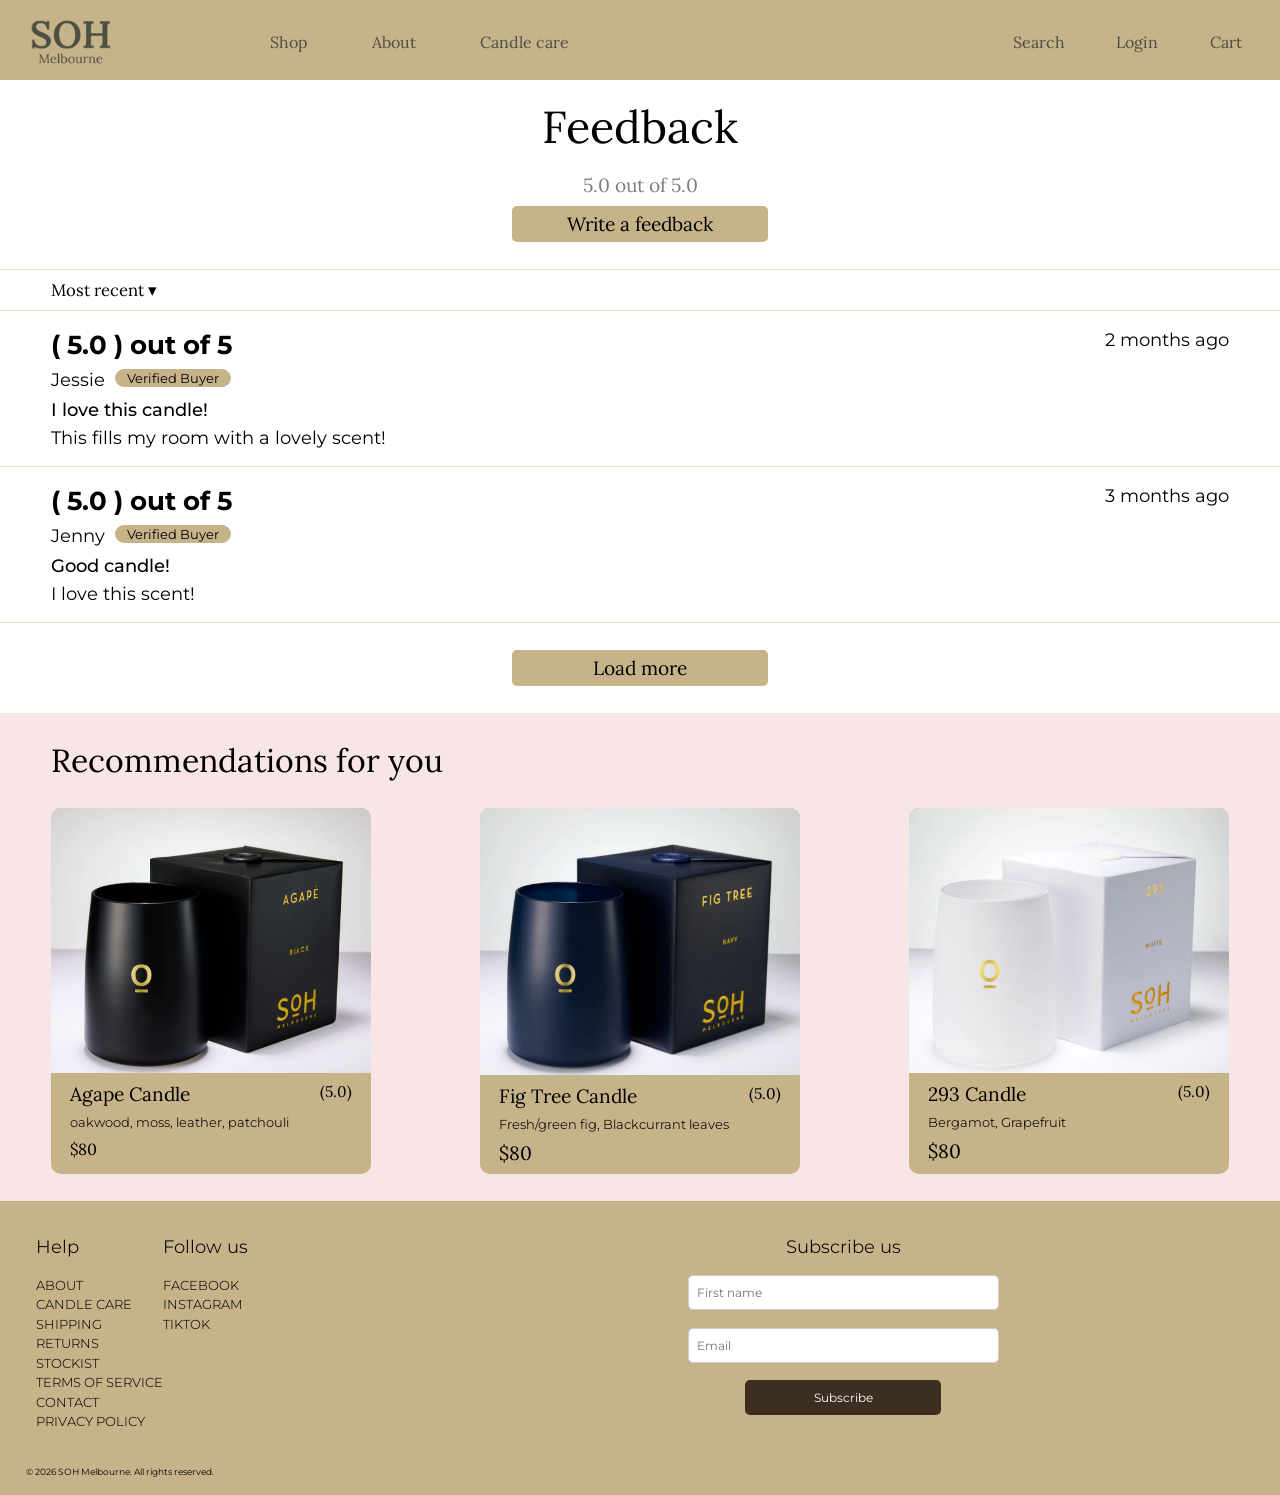
<file: productpage.html>
<!DOCTYPE html>
<html lang="en">
<head>
  <meta charset="UTF-8" />
  <meta name="viewport" content="width=device-width, initial-scale=1.0"/>
  <title>SOH Melbourne product page</title>
  <link rel="stylesheet" type="text/css" href="style.css">
  <link href="https://fonts.googleapis.com/css2?family=DM+Serif+Display:ital@0;1&family=Inter:ital,opsz,wght@0,14..32,100..900;1,14..32,100..900&family=Lora:ital,wght@0,400..700;1,400..700&family=Metal+Mania&family=Montserrat:ital,wght@0,100..900;1,100..900&family=PT+Serif:ital,wght@0,400;0,700;1,400;1,700&family=Pixelify+Sans:wght@400..700&display=swap" rel="stylesheet">
  <link href="https://fonts.googleapis.com/css2?family=DM+Serif+Display:ital@0;1&family=Inter:ital,opsz,wght@0,14..32,100..900;1,14..32,100..900&family=Lora:ital,wght@0,400..700;1,400..700&family=Metal+Mania&family=Montserrat:ital,wght@0,100..900;1,100..900&family=PT+Serif:ital,wght@0,400;0,700;1,400;1,700&family=Pixelify+Sans:wght@400..700&display=swap" rel="stylesheet">
  <link href="https://fonts.googleapis.com/css2?family=DM+Serif+Display:ital@0;1&family=Inter:ital,opsz,wght@0,14..32,100..900;1,14..32,100..900&family=Libertinus+Serif+Display&family=Lora:ital,wght@0,400..700;1,400..700&family=Metal+Mania&family=Montserrat:ital,wght@0,100..900;1,100..900&family=PT+Serif:ital,wght@0,400;0,700;1,400;1,700&family=Pixelify+Sans:wght@400..700&display=swap" rel="stylesheet">
  <script src="script.js" defer></script>
</head>

<body>

<!--nav-->
<nav>
        <ul class="nav-menu">
            <li class="burger-menu">☰</li>
            <a href="index.html">
                <li class="logo"><img src="media/logo.png" alt="soh logo"></li>
            </a>
            <li class="shop-dropdown nav-item-left">
                <span class="nav-item-left-shop">Shop
                    <div class="nav-shop-underline"></div>
                </span>

                <div class="dropdown">

                    <div class="dropdown-column">
                        <h4 class="dropdown-column-title">Search by Scent</h4>
                        <ul class="dropdown-column-ul">
                            <li class="dropdown-column-li" data-scent="Floral">Floral</li>
                            <li class="dropdown-column-li" data-scent="Green">Green & Botanical</li>
                            <li class="dropdown-column-li" data-scent="Fig">Fig Focus</li>
                            <li class="dropdown-column-li" data-scent="Marine">Marine & Fresh</li>
                            <li class="dropdown-column-li" data-scent="Smoky">Smoky / Leather / Tobacco</li>
                            <li class="dropdown-column-li" data-scent="Woody">Woody</li>
                            <li class="dropdown-column-li" data-scent="Seasonal">Seasonal</li>
                        </ul>
                    </div>

                    <div class="dropdown-column">
                        <h4 class="dropdown-column-title">Search by Collection</h4>
                        <ul class="dropdown-column-ul">
                            <li class="dropdown-column-li">The Black Matte Collection</li>
                            <li class="dropdown-column-li">The White Matte Collection</li>
                            <li class="dropdown-column-li">The Navy Matte Collection</li>
                            <li class="dropdown-column-li">The Rouge Matte Collection</li>
                            <li class="dropdown-column-li">Melbourne Collection</li>
                            <li class="dropdown-column-li">Australian Landscape</li>
                            <li class="dropdown-column-li">Fig & Garden</li>
                            <li class="dropdown-column-li">Festive</li>
                        </ul>
                    </div>

                </div>
            </li>

            <li class="nav-item-left">About</li>
            <li class="nav-item-left">Candle care</li>

            <div class="nav-right">
                <li class="search-dropdown">
                    <span class="nav-item-left-search">Search
                        <div class="nav-search-underline"></div>
                    </span>

                <div class="search-dropdown-section">
                    <div class="insert-search">
                        <img class="search-icon" src="media/search.png" alt="the image of search icon">
                        <input id="search-input" class="insert-search-text" type="text" placeholder="Find your favourite candle">
                    </div>

                    <div class="suggestion-search">
                        <h6 class="suggestion-search-title">Suggestions</h6>
                        <div>
                        <P class="suggestion-search-text">Floral candles</P>
                        <P class="suggestion-search-text">Woody candles</P>
                        <P class="suggestion-search-text">Seasonal candles</P>
                        </div>
                    </div>
                </div>

                </li>

                <li class="nav-item-right">Login</li>
                <li class="nav-item-right">
                    <span id="nav-cart">Cart</span>

                    <section class="quick-cart-section">
                        <div class="quick-cart-shipping-and-quantity">
                            <p class="quick-cart-afteradding-number">
                            CART ( <span id="quick-cart-number-current">0</span> )
                            </p>
                            <p id="quick-cart-free-shipping" class="quick-cart-free-shipping">free shipping info</p>
                        </div>
                        <div class="quick-cart-items" id="quick-cart-items"></div>
                        <div class="quick-cart-subtotal">
                            <div class="quick-cart-right-subtotal">
                                <h2 class="quick-cart-right-subtotal-text">Subtotal</h2>
                                <h2 class="quick-cart-right-subtotal-price">$<span id="cart-right-subtotal-count">0</span></h2>
                            </div>
                            <p class="quick-cart-right-tax">Tax included. Shipping calculated at checkout.</p>
                            <textarea class="quick-order-notes" name="order-notes" rows="4" placeholder="Order notes"></textarea>
                            <div class="quick-cart-page-buttons">
                                <button type="button" class="quick-cart-right-check-out" onclick="window.location.href='cart.html'">Check out</button>
                                <button type="button" class="quick-cart-right-continue-shopping" onclick="window.location.href='productlists.html'">Continue shopping</button>
                            </div>
                        </div>
                    </section>
                </li>
            </div>
        </ul>

        <div class="mobile-dropdown">
            <div class="mobile-dropdown-section">
                <h3 class="mobile-dropdown-shop">Shop</h3>

                <div class="mobile-dropdown-shop-section">
                    <div class="mobile-devided-line"></div>
                    <h4 class="mobile-scent-dropdown">Shop by scent</h4>
                    <ul class="mobile-scent-section">
                        <li>Floral</li>
                        <li>Green & Botanical</li>
                        <li>Fig Focus</li>
                        <li>Marine & Fresh</li>
                        <li>Smoky / Leather / Tobacco</li>
                        <li class="dropdown-column-li" data-scent="Woody">Woody</li>
                        <li>Seasonal</li>
                    </ul>
                    <h4>Shop by collection</h4>
                    <div class="mobile-devided-line"></div>
                </div>

                <h3>About</h3>

                <h3>Candle care</h3>
            </div>

        </div>
</nav>

<main>

<section id="product-page" class="product-information-layout">
</section>

<!--feedback-->
<section class="feedback">
    <div class="feedback-title-section">
        <h1 class="feedback-title">Feedback</h1>
        <p class="feedback-title-rating">5.0 out of 5.0</p>
        <button class="feedback-title-button" type="button">Write a feedback</button>
    </div>

    <div class="feedback-filter">
        <p class="feedback-filter-text">Most recent ▾</p>
    </div>

        <!--2 reviews-->
        <section class="reviews-jessie">
            <div class="reviews-left">
                <p class="review-rate">( 5.0 ) out of 5</p>

                <p class="review-name">
                    <span>Jessie</span>
                    <span class="review-verified">Verified Buyer</span>
                </p>

                <h4 class="review-comments">I love this candle! </h4>
                <p class="review-content">This fills my room with a lovely scent!</p>
            </div>

            <p class="reviews-right">2 months ago</p>
        </section>

        <section class="reviews-jessie">
            <div class="reviews-left">
                <p class="review-rate">( 5.0 ) out of 5</p>

                <p class="review-name">
                    <span>Jenny</span>
                    <span class="review-verified">Verified Buyer</span>
                </p>

                <h4 class="review-comments">Good candle! </h4>
                <p class="review-content">I love this scent!</p>
            </div>

            <p class="reviews-right">3 months ago</p>
        </section>

    <!--load more-->
    <div class="load-section">
    <button class="load" type="button" onclick> Load more </button>     
    </div>     
</section>

<!--recommendations-->
<section class="recommendations">
    <h2 class="recommendations-title">Recommendations for you</h2>
    <div class="recommendations-product-cards">

        <div class="recommendations-card">
            <img class="recommendations-card-image" src="media/agape.png" alt="the image of agape candle">
            <div class="recommendations-text">
                <div class="recommendations-card-textandrating">
                    <p class="recommendations-card-title">Agape Candle</p>
                    <span class="recommendations-card-rating">(5.0)</span>
                </div>
                <p class="recommendations-card-info">oakwood, moss, leather, patchouli</p>
                <p class="recomxmendations-card-prices">$80</p>
            </div>
        </div>

         <div class="recommendations-card">
            <img class="recommendations-card-image" src="media/fig-tree.png" alt="the image of Fig Tree Candle">
            <div class="recommendations-text">
                <div class="recommendations-card-textandrating">
                    <p class="recommendations-card-title">Fig Tree Candle</p>
                    <span class="recommendations-card-rating">(5.0)</span>
                </div>
                <p class="recommendations-card-info">Fresh/green fig, Blackcurrant leaves</p>
                <p class="recommendations-card-prices">$80</p>
            </div>
        </div>

        <div class="recommendations-card">
            <img class="recommendations-card-image" src="media/293.png" alt="the image of 293 Candle">
            <div class="recommendations-text">
                <div class="recommendations-card-textandrating">
                    <p class="recommendations-card-title">293 Candle</p>
                    <span class="recommendations-card-rating">(5.0)</span>
                </div>
                <p class="recommendations-card-info">Bergamot, Grapefruit</p>
                <p class="recommendations-card-prices">$80</p>
            </div>
        </div>
    </div>
</section>
</main>

<!--footer-->
<footer>
    <div class="footer-section-without-copyrights">
    <div class="footer-sections">
        <div class="help">
            <h4 class="footer-title">Help</h4>
            <ul class="footer-unordered-list">
                <li class="footer-list">ABOUT</li>
                <li class="footer-list">CANDLE CARE</li>
                <li class="footer-list">SHIPPING</li>
                <li class="footer-list">RETURNS</li>
                <li class="footer-list">STOCKIST</li>
                <li class="footer-list">TERMS OF SERVICE</li>
                <li class="footer-list">CONTACT</li>
                <li class="footer-list">PRIVACY POLICY</li>
            </ul>
        </div>

        <div class="followus">
            <h4 class="footer-title">Follow us</h4>
                <ul class="footer-unordered-list">
                    <li class="footer-list">FACEBOOK</li>
                    <li class="footer-list">INSTAGRAM</li>
                    <li class="footer-list">TIKTOK</li>
                </ul>
        </div>
    </div>

    <!--subscribe-->
    <div class="subscribe-section">
        <h4 class="footer-title-subscribeus">Subscribe us</h4>
        <form class="subscribe">
            <input class="subscribe-input" type="text" placeholder="First name" size="20" maxlength="40"/>
            <input class="subscribe-input" type="text" placeholder="Email" size="20" maxlength="40"/>
            <button class="subscribe-button" type="submit">Subscribe</button>
        </form>
    </div>
    
    </div>

    <p class="footer-copyrights">© 2026 SOH Melbourne. All rights reserved.</p>
</footer>


</body>
</file>
<file: style.css>
* {
    box-sizing: border-box;
    margin: 0;
    padding: 0;
  }

html{
    overflow-x: hidden;
}
body {
    font-family: 'Lora', 'Montserrat', sans-serif;
    background-color: #ffffff;
    color: #000000;
    overflow-x: hidden;
  }

/* nav */
nav {
    background-color:#C7B389;
    color:#4D4F44;
    font-family:'Lora', 'Montserrat', sans-serif;
    width: 100%;
    height: 5rem;
}
.nav-menu{
    display: flex;
    list-style: none;
    align-items: center;
    width: 100%;
}

.burger-menu{
    display: none;
}

.logo img {
    height: 5rem;
}

.nav-item-left {
    height: 5rem;
    display: flex;
    align-items: center;
    margin-left: clamp(1rem, 5vw, 5rem);
}

.nav-right{
    margin-left: auto;
    display: flex;
    align-items: center;
    gap: clamp(1rem, 4vw, 4rem);
    padding-left: 0;
    padding-right: clamp(1rem, 3vw, 3rem);
}

.nav-item-right {
    width: auto;
    height: 4.5rem;
    display: flex;
    align-items: center;
    padding-left: 0;
    position: relative;
}

.mobile-dropdown {
  display: none;
}

/* drop down section */
.nav-item-left-shop, .nav-item-left-search{
    height: 5rem;
    display: flex;
    align-items: center;
    margin-left: clamp(1rem, 5vw, 5rem);
}

.nav-item-left-shop,
.nav-item-left-search{
    position:relative;
}

.nav-shop-underline,
.nav-search-underline{
    display:none;
    position:absolute;
    left:0;
    bottom:2vh;
    width:100%;
    height:1px;
    background:#4D4F44;
}

.nav-shop-underline.active,
.nav-search-underline.active{
    display:block;
}

.shop-dropdown, .nav-right{
    position: relative;
}

.search-dropdown-section{
    position: absolute;
    display: none; 
    flex-direction: column;
    top: 95%; 
    right: -4.5%;
    width: clamp(10rem, 30vw, 27rem);
    background-color: #C7B389;
    padding: clamp(0.5rem, 1.95vh, 1.3rem);
    gap: 2vh;
    z-index: 10000; 
    height: auto;
}

.search-dropdown.active .search-dropdown-section{
    display: flex; 
    cursor: pointer;
}

.insert-search{
    display: flex;
    align-items: center;
    background-color: rgba(255,255,255,0.5);
    border-radius: 10px;
    height: clamp(0.5rem, 4vh, 2.6rem);
    gap: 0.8rem;
    padding: 0 1rem;
    margin-left: clamp(0.5rem, 1.95vh, 1.3rem);
    margin-right: clamp(0.5rem, 1.95vh, 1.3rem);
}
.search-icon{
    width: clamp(0.5rem, 2vw, 2rem);
    height: clamp(0.5rem, 2vw, 2rem);
    margin: clamp(0.2rem, 0.5vh, 0.35rem);
}
.insert-search-text{
    flex: 1;
    width: 100%;
    border: none;
    outline: none;
    background-color: transparent;
    font-family: 'Lora', 'Montserrat', sans-serif;
    font-size: clamp(0.5rem, 1.1vw, 1.2rem);
    margin: 0;
}

.suggestion-search{
    display: flex;
    flex-direction: column;
    margin-left: clamp(0.5rem, 3vh, 2rem);
    gap: clamp(0.2rem, 0.5vh, 0.35rem);
}
.suggestion-search-title{
    font-size: clamp(0.7rem, 1vw, 1rem);
    font-weight: 100;
}
.suggestion-search-text{
    font-size: clamp(0.5rem, 0.7vw, 0.8vw);
    font-weight: 100;
}

.dropdown {
    position: absolute;
    display: none; 
    flex-direction: row;
    top: 95%; 
    left: 0;
    width: 35vw;
    height: auto;
    background-color: #C7B389;
    padding: clamp(0.5rem, 1.9vh, 1.3rem) clamp(0.5rem, 3.4vw, 3.2rem) clamp(0.2rem, 1vh, 0.65rem) clamp(0.5rem, 3.4vw, 3.2rem);
    gap: clamp(0.5rem, 5vw, 4.6rem);
    margin-bottom: clamp(0.2rem, 1vh, 0.65rem);
    z-index: 10000; /*To prevent being covered by other elements, the larger the value, the less likely it is to be covered*/
}

.dropdown-column{
    display: flex;
    flex-direction: column;
}
.shop-dropdown.active .dropdown{
    display: flex; 
    cursor: pointer;
}
.dropdown-column-title{
    font-size: clamp(0.5rem, 1.5vw, 1rem);
    font-weight: 100;

}
.dropdown-column-ul{
    margin-bottom: clamp(0.5rem, 1vh, 0.65rem);
    margin-left: 1vw;
}
.dropdown-column-li {
    font-size: clamp(0.3rem, 0.77vw,0.8rem);
    list-style: disc;
    padding-top: clamp(0.1rem, 0.5vh, 0.32rem);
    margin-left: clamp(0.1rem, 0.07vw ,1rem);
}

/* homepage image and discover */
.heroimage{
    position: relative;
    width:100%;
}

.homepage-image{
    width:100%;
    height: auto;
    display: block;
}

.hero-text{
    position: absolute;
    top: 40%;
    left: 56%;
    text-align: center;
    color: white;
}

.hero{
    font-family:'Libertinus Serif Display','Lora',sans-serif;
    font-size: clamp(1rem, 1.73vw,1.57rem);
    font-weight: 20;
}

.discover-button{
    background-color: rgba(255, 255, 255);
    border: solid rgba(255, 255, 255);
    border-radius: 100px;   
    color: #000000;
    padding: clamp(0.5rem,0.97vh,1.7rem) clamp(0.5rem, 2.57vw, 2.4rem);
    font-family: 'Montserrat','Lora',sans-serif;
    text-align: center;
    text-decoration: none;
    font-size: clamp(0.5rem, 1vw, 1.1rem);
    margin-top: clamp(0.5rem, 4.88vh, 3.2rem);
}

/* freeshipping section */
.freeshipping{
    display: flex;
    background-color: #D4EAC8;
    justify-content: center;
    align-items: center;
    width:100%;
    height: clamp(5rem, 6.5vh, 5.9rem);
    font-family:'Montserrat','Lora',sans-serif;
    font-size: clamp(0.5rem, 1vw, 1.1rem);
    font-weight: 300;
}

/*best sellers section*/
.bestsellers{
    display: block;
    background-color: #ffffff;
    width: 100%;
    padding-bottom: clamp(1rem, 4.88vh, 3.13rem);
    height: auto;
}

.bestsellers-text{
    padding: clamp(0.5rem, 3.9vh, 2.6rem) clamp(0.5rem, 4.17vw, 3.8rem);
    font-weight: 200;
    font-size: 2vw;
}

.bestsellers-cards{
    display: flex;
    flex-direction: row;
    justify-content: center;
    align-items: center;
}

.productcard-bestsellers{
    display: flex;
    flex-direction: column;
    margin: clamp(0.1rem, 0.98vh, 0.63rem) clamp(1rem, 7vw, 6.3rem);
    width: clamp(10rem, 28vw, 26rem);
    background-color: #C7B389;
    border-radius: 10px;
}

.product-cards-image{
    border-radius: 10px 10px 0 0;
    width: 100%;
    object-fit: cover;
}

.product-cards-text{
    padding: clamp(0.1rem, 0.98vh, 0.63rem) clamp(0.5rem, 1.39vw, 1.3rem);
}

.product-cards-textandrating{
    display: flex;
    flex-direction: row;
    justify-content: space-between;
}

.product-cards-title{
    font-family: 'Lora', 'Montserrat', sans-serif;
    font-weight: 100;
    font-size: clamp(0.5rem, 1.39vw, 1.3rem);
}

.product-cards-rating{
    font-family: 'Lora', 'Montserrat', sans-serif;
    font-weight: 50;
    font-size: clamp(0.5rem, 1.04vw, 1rem);
}

.product-cards-info{
    font-family: 'Montserrat','Lora',sans-serif;
    font-weight: 350;
    font-size: clamp(0.2rem, 0.97vw, 0.88rem);
    padding: clamp(0.1rem, 0.98vh, 0.63rem) 0 clamp(0.5rem, 1.04vw, 1rem) 0;
}

.product-cards-prices{
    font-family: 'Lora', 'Montserrat', sans-serif;
    font-weight: 50;
    font-size: clamp(0.5rem, 1.74vw, 1.57rem);
}

/* featured collections scetion */
.featured-collections{
    background-color: #F8E5E5;
    width: 100%;
    height: clamp(20rem, 58.6vh,38rem);
}

.featured-title{
    padding: 40px 40px 20px 60px;
    font-weight: 200;
    font-size: clamp(0.5rem, 2.08vw, 1.88rem);
}

.collection-allcards{
    display: flex;
    flex-direction: column;
    justify-content: center;
    align-items: center;
}
.collectioncards{
    display: flex;
    flex-direction: row;
    width: 80%;
    height: clamp(5rem, 16.6vh, 10.7rem);
    margin: clamp(0.5rem, 1.39vw, 1.3rem) clamp(1rem, 6.94vw, 6.3rem) clamp(1rem, 4.88vh, 3.2rem) clamp(1rem, 6.94vw, 6.3rem);
    border-radius: 10px;
    background-color: #C7B389;
}

.collection-cards-image{
    width: 60%;
    height: clamp(5rem, 16.6vh, 10.7rem);
    border-radius: 10px 0 0 10px;
}

.collection-cards-text{
    font-size: clamp(0.5rem, 1.39vw, 1.3rem);
    font-weight: 50;
    padding: clamp(1rem, 6.83vh, 4.38rem) clamp(1rem, 4.86vw, 4.38rem) clamp(1rem, 4.88vh, 3.2rem) clamp(1rem, 6.25vw, 5.63rem);
}

/* about us section */
.aboutus{
    display: block;
    background-color: #ffffff;
    width: 100%;
    height: clamp(10rem, 63.47vh, 41rem);
}

.aboutus-allcards{
    display: flex;
    flex-direction: row;
    justify-content: center;
    align-items: center;
}

.aboutuscards{
    width: clamp(20rem, 41.67vw,38rem);
    height: clamp(10rem, 39vh,26rem);
    margin: 0 clamp(0.5rem, 1.39vw, 1.3rem);
}

.aboutus-title{
    padding: clamp(0.5rem, 3.9vh, 2.6rem) clamp(0.5rem, 2.78vw, 2.6rem) clamp(0.5rem, 1.95vh, 1.3rem) 0;
    font-weight: 200;
    font-size: clamp(0.5rem, 2.08vw, 1.88rem);
}

.aboutus-cards-allinfo{
    display: flex;
    flex-direction: row;
}
.aboutus-image{
    width: clamp(10rem, 27.78vw, 26rem);
    height: clamp(10rem, 48.83vh, 32rem);
    border-radius: 10px;
}
.aboutus-text{
    font-family: 'Montserrat','Lora',sans-serif;
    font-weight: 350;
    font-size: clamp(0.2rem, 1.04vw, 1rem);
    padding: 0 clamp(0.5rem, 1.39vw, 1.3rem) 0 clamp(0.5rem, 1.39vw, 1.3rem);
}

.aboutus-textandreadmore{
    display: flex;
    flex-direction: column;
}
.read-more{
    font-family: 'Montserrat','Lora',sans-serif;
    font-weight: 500;
    font-size: clamp(0.5rem, 1.04vw, 1rem);
    padding: clamp(1rem, 3.42vh, 2.19rem) clamp(0.5rem, 1.39vw, 1.3rem) 0 clamp(0.5rem, 1.39vw, 1.3rem);
}

/* footer */
footer{
    display: flex;
    flex-direction: column;
    background-color: #C7B389;
}

.footer-section-without-copyrights{
    display: flex;
    flex-direction: row;
    width: 100%;
    height: auto;
}
.footer-sections{
    display: flex;
    flex-direction: row;
    padding: clamp(0.5rem, 3.9vh, 2.6rem) clamp(0.5rem, 1.39vw, 1.3rem) clamp(0.5rem, 1.95vh, 1.3rem) clamp(0.5rem, 2.78vw, 2.6rem);  
}

.footer-title{
    font-weight: 350;
    font-size: clamp(0.5rem, 1.39vw, 1.3rem);
    font-family: 'Montserrat','Lora',sans-serif;
}

.footer-unordered-list{
    list-style: none;
    padding: clamp(0.5rem, 1.95vh, 1.3rem)  0;
    font-family: 'Montserrat','Lora',sans-serif;
    font-weight: 325;
    font-size: clamp(0.5rem, 1.04vw, 1rem);
}

.footer-list{
    padding: clamp(0.1rem, 0.195vh, 0.13rem) 0;
}

.footer-copyrights{
    font-size: clamp(0.1rem, 0.98vh, 0.63rem);
    padding-left: clamp(0.5rem, 2vw, 2.6rem);
    padding-bottom: 2vh;
    font-family: 'Montserrat','Lora',sans-serif;

}

.subscribe-section{
    width: clamp(10rem, 20.83vw, 18.8rem);
    display: flex;
    flex-direction: column;
    align-items: center;
    padding: clamp(0.5rem, 3.9vh, 2.6rem) 0 0 0;
    margin-left: clamp(20rem, 34.72vw, 31.3rem);
}

.footer-title-subscribeus{
    font-weight: 350;
    font-size: clamp(0.5rem, 1.39vw, 1.3rem);
    font-family: 'Montserrat','Lora',sans-serif;
    padding-bottom: clamp(0.5rem, 1.95vh, 1.3rem);
}

.subscribe{
    display: flex;
    flex-direction: column;
    align-items: center;
    gap: clamp(0.5rem, 1.95vh, 1.3rem);
}

.subscribe-input{
    width: clamp(10rem, 24.3vw, 21.88rem);
    height: clamp(0.5rem, 3.9vh, 2.6rem);
    padding: clamp(0.1rem, 0.78vh , 0.6rem) clamp(0.1rem, 0.69vw, 0.63rem);
    font-family: 'Montserrat','Lora',sans-serif;
    font-size: clamp(0.2rem, 0.97vw, 0.88rem);
    border: 1px solid #ccc;
    border-radius: 5px;
}

.subscribe-button{
    width: clamp(1rem, 15.28vw, 13.8rem);
    height: clamp(0.5rem, 3.9vh, 2.6rem);
    font-family: 'Montserrat','Lora',sans-serif;
    font-size: clamp(0.2rem, 0.97vw, 0.88rem);
    background-color: #3D2E22;
    color: white;
    border: none;
    border-radius: 5px;
    cursor: pointer;
}

/* product lists page */

/* filters */
.filters{
    display: flex;
    display: row;
    width: 100%;
    height: clamp(1rem, 4.88vh, 3.13rem);
    background-color: #ffffff;
    color: #000000;
    font-family: 'Lora', 'Montserrat', sans-serif;
    font-weight: 100;
}

/* filter-quantity */
.filter-quantity{
    display: flex;
    align-items: center;
    padding-left: clamp(0.5rem, 1.39vw, 1.3rem);
    width: 25%;
    border-right: 1px solid #D4EAC8;
    border-bottom: 1px solid #D4EAC8;
}


/* filter-price */
.filter-price{
    display: flex;
    align-items: center;
    gap: 130px clamp(5rem, 9.03vw, 8.13rem);
    padding-left: clamp(0.5rem, 1.39vw, 1.3rem);
    width: 25%;
    border-left: 1px solid #D4EAC8;
    border-right: 1px solid #D4EAC8;
    border-bottom: 1px solid #D4EAC8;
}
.filter-price-inputs{
    display: flex;
    align-items: center;
    gap: clamp(0.1rem, 0.694vw, 0.63rem);
}
.filter-price-number{
    width: clamp(1rem, 3.47vw, 3.13rem);
    height: clamp(0.5rem, 1.95vh, 1.3rem);
    text-align: center;
    border: none;
    outline: none;
    cursor: text;
    font-family: 'Lora', 'Montserrat', sans-serif;
    font-size: clamp(0.5rem, 1.04vw, 1rem);
}
.filter-price-number::-webkit-outer-spin-button,
.filter-price-number::-webkit-inner-spin-button{
    -webkit-appearance: none;
    margin: 0;
}
.filter-price-number[type=number]{
    -moz-appearance: textfield;
}


/* filter-sortby */
.filter-sortby{
    position: relative;
    display: flex;
    align-items: center;
    width: 25%;
    border-left: 1px solid #D4EAC8;
    border-right: 1px solid #D4EAC8;
    border-bottom: 1px solid #D4EAC8;
    background-color: #ffffff;
}
.filter-sortby-title{
    cursor: pointer;
    display: flex;
    align-items: center;
    padding-left: clamp(0.5rem, 1.39vw, 1.3rem);
}
.filter-sortby-right{
    display: flex;
    align-items: center;
    gap: clamp(5rem, 10.4vw, 10rem);
}
.filter-featured-text{
    padding-right: clamp(0.1rem, 0.694vw, 0.63rem);
}
.filter-arrow{
    display: inline-block;
    transition: transform 0.3s ease;
} 

.filter-sortby.active .filter-arrow{
    transform: rotate(180deg);
}
.filter-sortby.active{
    background-color: #C7B389;
}
.sortby-dropdown {
    position: absolute;
    top: 100%; /* where does it start from the parent element */
    left: 0;
    width: 100%; /*compared to the parent element of relative*/
    background-color: #C7B389;
    display: none;
    z-index: 999; /*To prevent being covered by other elements, the larger the value, the less likely it is to be covered*/
    border-top: 1px solid #D4EAC8;
}
.filter-sortby.active .sortby-dropdown {
   display: block;
   padding: clamp(0.5rem, 1.95vh, 1.3rem) 0 clamp(0.5rem, 1.95vh, 1.3rem) clamp(1rem, 3.472vw, 3.13rem);
   cursor: pointer;
}
.filter-sortby.active .filter-sortby-li{
    margin-bottom: clamp(0.1rem, 0.488vh, 0.313rem);
    font-size: clamp(0.5rem, 1.04vw, 1rem);
}

/*filters-collection*/
.filter-collection{
    position: relative;
    display: flex;
    align-items: center;
    width: 25%;
    border-left: 1px solid #D4EAC8;
    border-right: 1px solid #D4EAC8;
    border-bottom: 1px solid #D4EAC8;
    background-color: #ffffff;
}
.filter-collection-title{
    cursor: pointer;
    display: flex;
    align-items: center;
    padding-left: clamp(0.5rem, 1.39vw, 1.3rem);
    gap: clamp(5rem, 12.5vw, 11.3rem);
}

.filter-collection.active .filter-arrow{
    transform: rotate(180deg);
}
.filter-collection.active{
    background-color: #C7B389;
}
.filter-collection-dropdown {
    position: absolute;
    top: 100%; /* where does it start from the parent element */
    left: 0;
    width: 100%; /* compared to the parent element of relative */
    background-color: #C7B389;
    display: none;
    z-index: 999; /* To prevent being covered by other elements, the larger the value, the less likely it is to be covered*/
    border-top: 1px solid #D4EAC8;
}
.filter-collection.active .filter-collection-dropdown {
   display: block;
   padding: clamp(0.5rem, 1.95vh, 1.3rem) 0 clamp(0.5rem, 1.95vh, 1.3rem) clamp(1rem, 3.47vw, 3.13rem);
   cursor: pointer;
}
.filter-collection.active .filter-collection-li{
    margin-bottom: clamp(0.1rem, 0.488vh, 0.313rem);
    font-size: clamp(0.5rem, 1.04vw, 1rem);
}

/* breadcrumb */
.breadcrumbs-menu-unoderedlists{
    list-style: none;
    padding-left: clamp(0.5rem, 1.39vw, 1.3rem);
    padding-top: clamp(0.1rem, 0.98vh, 0.63rem);
    display: flex;
    flex-direction: row;
    gap: clamp(0.1rem, 0.488vh, 0.313rem);
}
.breadcrumbs-a,
.breadcrumbs-a:hover,
.breadcrumbs-a:visited{
    text-decoration: none;
    color: #4D4F44;
}

/* product list card */
.productlists-allcards{
    display: flex;
    flex-direction: column;

}
.productlists-onerow{
  display: flex;
  flex-wrap: wrap;
  justify-content: flex-start;
  gap: 1rem;
  margin-bottom: 1rem;
  padding: 0 clamp(1rem, 4vw, 3rem);
}

.productlists-card{
    display: flex;
    flex-direction: column;
    margin: clamp(0.5rem, 2.93vh, 1.88rem) 0;
    width: calc((100% - 2rem) / 3);
    background-color: #D4EAC8;
    border-radius: 10px;
    text-decoration: none;
    color: #000000;
    box-sizing: border-box;
}

.productlists-card-image{
    border-radius: 10px 10px 0 0;
    width: 100%;
    object-fit: cover;
}

.productlists-text{
    padding: clamp(0.1rem, 0.98vh, 0.63rem) clamp(0.5rem, 1.39vw, 1.3rem);
}

.productlists-card-textandrating{
    display: flex;
    flex-direction: row;
    justify-content: space-between;
}

.productlists-card-title{
    font-family: 'Lora', 'Montserrat', sans-serif;
    font-weight: 100;
    font-size: clamp(0.5rem, 1.39vw, 1.3rem);
}

.productlists-card-rating{
    font-family: 'Lora', 'Montserrat', sans-serif;
    font-weight: 50;
    font-size: clamp(0.5rem, 1.04vw, 1rem);
}

.productlists-card-info{
    font-family: 'Montserrat','Lora',sans-serif;
    font-weight: 350;
    font-size: clamp(0.2rem, 0.97vw, 0.88rem);
    padding: clamp(0.1rem, 0.98vh, 0.63rem) 0;
}

.productlists-card-prices{
    font-family: 'Lora', 'Montserrat', sans-serif;
    font-weight: 50;
    font-size: clamp(0.5rem, 1.39vw, 1.3rem);
}

/* product page */

.product-information-layout{
    display: flex;
    flex-direction: row;
}
.back-to-products{
    margin-top: 4vh;
    margin-left: 2vw;
}

.back-to-products a{
    text-decoration: none;
    color: #4D4F44;
    font-family: 'Montserrat','Lora',sans-serif;
    font-size: 1rem;
    font-weight: 400;
}

.back-to-products a:hover{
    opacity: 0.7;
}

.product-image-section{
    display: flex;
    flex-direction: column;
    margin-top: 2vh;
    margin-left: clamp(0.5rem, 2vw,10rem);
    margin-bottom: clamp(1.5rem, 3vh,10rem);
}
.product-image{
    border-radius: 10px 10px 0 0;
    width: clamp(10rem, 40vw, 60rem);
}
.product-image-bottom{
    border-radius: 0 0 10px 10px;
    width: clamp(10rem, 40vw, 60rem);
}

.product-detailed-information{
    display: flex;
    flex-direction: column;
    width: clamp(10rem, 45vw, 36rem);
    margin-top: clamp(1rem, 3vh,10rem);
    margin-left: clamp(1.5rem, 5vw,10rem);
    margin-bottom: clamp(1.5rem, 3vh,10rem);
}
.textinfo-title{
    font-size: clamp(0.625rem, 5vw, 2.8rem); 
    padding-bottom: clamp(2rem, 5vh, 3.7rem);
    font-weight: 100;
}
.textinfo-p{
    font-size: clamp(0.5rem, 1.5vw, 1.5rem);
    font-weight: 100;
}
.textinfo-fragrance-section{
    margin-top: clamp(1rem, 10vh, 2.8rem);
}
.textinfo-fragrance-title{
    font-size: clamp(0.5rem, 2vw, 5rem);
    padding-bottom: clamp(1rem, 1.5vh, 2rem);
    font-weight: 300;
}
.textinfo-p-kg{
    font-size: clamp(0.5rem, 1.5vw, 1.5rem);
    font-weight: 100;
    margin:clamp(1rem, 10vh, 2.8rem) 0;
}

/* product page description dropdown section */
.product-description{
    display: flex;
    flex-direction: column;
    width: clamp(10rem, 45vw, 36rem);
    background-color: #D4EAC8;
    margin-bottom: clamp(1rem, 6vh, 4rem);
}

.product-description-one,.product-description-two,.product-description-three{
    display: flex;
    flex-direction: column;
}
.product-description-trigger,.product-description-trigger-two,.product-description-trigger-three{
    height: clamp(1rem, 6vh, 4rem);
    border-bottom:0.5px solid #000000;
    display: flex;
    align-items: center;
    cursor: pointer;
    padding-left: clamp(0.1rem, 2vw, 2rem);
}
.product-description-title, .product-description-title-two, .product-description-title-three{
    font-size: clamp(0.5rem, 1.5vw, 1.5rem) ;
    font-weight: 100;
}
.product-description-dropdown-section, .product-description-dropdown-section-two, .product-description-dropdown-section-three{
    display: none;
    width: 100%;
    background-color: #dce8d6;
}
.product-description-one.active .product-description-dropdown-section,
.product-description-two.active .product-description-dropdown-section-two,
.product-description-three.active .product-description-dropdown-section-three{
    cursor: pointer;
    display: block;
    padding: clamp(0.8rem, 2vh, 1.5rem) clamp(0.1rem, 4vw, 3.6rem);
    border-bottom: 0.5px solid #000000;
}
.product-description-dropdown, 
.product-description-dropdown-two,
.product-description-dropdown-three{
    font-size: clamp(0.5rem, 1vw, 1rem);
    font-family: 'Montserrat','Lora',sans-serif;
    line-height: 1.4;
}

.product-list-buttons{
    display: flex;
    flex-direction: column;
    align-items: center;
}
.add-to-cart,.check-out{
    width: clamp(5rem, 30vw, 28rem);
    height: clamp(1rem, 6vh, 4rem);
    border: none;
    background-color: #3D2E22;
    color: #ffffff;
    font-family: 'Montserrat','Lora',sans-serif;
    font-size: clamp(0.5rem, 1.5vw, 1.5rem);
    font-weight: 200;
    border-radius: 5px;
    margin-bottom: clamp(0.5rem, 2vh,1.5rem);
}

.feedback{
    display: flex;
    flex-direction: column;
    width:100%;
    margin: 0 auto;    
 }
.feedback-title-section{
    width: 100%;
    text-align: center;
}
.feedback-title{
    font-size: clamp(0.625rem, 5vw, 2.8rem); 
    padding: clamp(0.5rem, 2vh, 2.7rem) 0;
    font-weight: 100;
}

.feedback-title-rating{
    font-size: clamp(0.5rem, 1.5vw, 1.5rem) ;
    color: rgba(0, 0, 0, 0.5);
    padding-bottom: clamp(0.1rem, 1vh, 0.8rem);
}

.feedback-title-button, .load{
    width: clamp(3rem, 20vw, 19rem);
    height: clamp(0.7rem, 4vh, 2.7rem);
    border: none;
    background-color: #C7B389;
    color: #000000;
    font-size: clamp(0.5rem, 1.5vw, 1.5rem);
    font-weight: 100;
    border-radius: 5px;
    font-family: 'Lora', 'Montserrat', sans-serif;
    margin-bottom: clamp(0.5rem, 3vh, 2rem);
}

.feedback-filter{
    display: flex;
    justify-content: flex-start;
    align-items: center;
    border-bottom:1px solid #D4EAC8;
    border-top: 1px solid #D4EAC8;
    padding: clamp(0.1rem, 1vh, 0.8rem) clamp(0.2rem, 4vw, 3.7rem);
}

.feedback-filter-text{
    font-size: clamp(0.5rem, 1.3vw, 1.3rem);
}

.reviews-jessie{
    display: flex;
    flex-direction: row;
    justify-content: space-between;
    font-family: 'Montserrat','Lora',sans-serif;
    padding: clamp(0.5rem, 2vh, 1.5rem) clamp(0.2rem, 4vw, 3.7rem);
    border-bottom: 1px solid #D4EAC8;
}
.review-rate{
    font-size: clamp(0.5rem, 2vw, 2rem);
    padding-bottom: clamp(0.1rem, 1vh, 0.8rem);
    font-weight:bold;
}
.review-name{
    display: flex;
    gap: clamp(0.2rem, 0.8vw, 0.8rem);
    font-size: clamp(0.4rem, 1.4vw, 1.4rem);
    padding-bottom: clamp(0.1rem, 1vh, 0.8rem);
}
.review-verified{
    width: clamp(0.8rem, 9vw, 8.2rem);
    height: clamp(0.4rem, 2vh, 1.3rem);
    border: none;
    background-color: #C7B389;
    color: #000000;
    border-radius: 20px;
    display: inline-flex;
    align-items: center;
    justify-content: center;
    font-size: clamp(0.3rem, 1vw, 1rem);
}
.review-comments{
    font-size: clamp(0.4rem, 1.4vw, 1.4rem);
    font-weight: 500;
    padding-bottom: clamp(0.1rem, 0.8vh, 0.52rem)
}
.review-content, .reviews-right{
    font-size: clamp(0.4rem, 1.4vw, 1.4rem);
}
.load-section{
    width: 100%;
    text-align: center; 
    padding-top: clamp(0.5rem, 3vh, 2rem);
}

.recommendations{
    background-color: #F8E5E5;
    display: flex;
    flex-direction: column;
    padding:clamp(0.5rem, 3vh, 2rem) clamp(0.2rem, 4vw, 3.7rem);
}

.recommendations-title{
    font-size: clamp(0.8rem, 2.5vw, 2.3rem);
    font-weight: 100;
}

.recommendations-product-cards{
    display: flex;
    flex-direction: row;
    justify-content: space-between;
}

.recommendations-card{
    display: flex;
    flex-direction: column;
    margin-top:clamp(0.5rem, 3vh, 2rem);
    width: clamp(7rem, 25vw, 23rem);
    height: auto;
    background-color: #C7B389;
    border-radius: 10px;
    text-decoration: none;
    color: #000000;
}

.recommendations-card-image{
    width: 100%;
    height: auto;
    display: block;
    border-radius: 10px 10px 0 0;
}
.recommendations-text{
    padding: clamp(0.1rem, 1vh, 0.7rem) clamp(0.1rem, 1.5vw, 1.4rem) ;
}

.recommendations-card-textandrating{
    display: flex;
    flex-direction: row;
    justify-content: space-between;
}

.recommendations-card-title, .recommendations-card-prices{
    font-family: 'Lora', 'Montserrat', sans-serif;
    font-weight: 100;
    font-size: clamp(0.5rem, 1.5vw, 1.4rem);
}

.recommendations-card-rating{
    font-family: 'Lora', 'Montserrat', sans-serif;
    font-weight: 50;
    font-size: clamp(0.4rem, 1.2vw, 1.2rem);
}

.recommendations-card-info{
    font-family: 'Montserrat','Lora',sans-serif;
    font-weight: 350;
    font-size: clamp(0.3rem, 1vw, 1.2rem);
    padding: clamp(0.1rem, 1vh, 0.7rem) 0;
}

/* quick cart section */
.cart-dropdown{
    position: relative;
}

.quick-cart-section{
    display: none;
    flex-direction: column;
    gap: clamp(0.5rem, 1.5vh ,1rem);
    width: clamp(20rem,33vw,30rem);
    height: auto;
    background-color: #C7B389;
    padding: clamp(0.1rem, 2vh, 1.3rem);
    border-radius: 0 0 10px 10px;
    position: absolute;
    top: 100%;
    right: -3rem;
    z-index: 9999;
}
.quick-cart-section.active{
    display:flex;
}
.quick-cart-afteradding-number{
    font-size: clamp(0.5rem, 1.5vw, 1.5rem);
}
.quick-cart-free-shipping{
    font-size: clamp(0.4rem, 1vw, 1rem);
    font-weight: 100;
    padding: clamp(0.1rem,1vw,0.9rem) 0;
}
.quick-cart-items{
    display: flex;
    flex-direction: column;
    gap: clamp(0.1rem, 2vh, 1.3rem);
}
.quick-cart-item-one{
    display: flex;
    flex-direction: row;
    gap:clamp(0.1rem, 1.5vw, 1.4rem);
}
.quick-cart-item-one-image{
    width: clamp(4rem, 15vw, 14rem);
    height: clamp(3rem, 17vh,11rem);
    border-radius: 10px;
}
.quick-cart-item-right{
    display: flex;
    flex-direction: column;
    justify-content: space-between;
}
.quick-cart-item-title{
    font-size: clamp(0.5rem, 1.2vw, 1.5rem);
    font-weight: 100;
        padding-bottom: clamp(0.1rem, 0.5vh, 0.4rem);
}
.quick-cart-item-scents{
    font-size: clamp(0.4rem, 1vw, 1rem);
    font-family: 'Montserrat','Lora',sans-serif;
}
.quick-cart-row-price-count{
    display: flex;
    flex-direction: row;
    justify-content: space-between;
}
.quick-cart-item-price{
    font-size:clamp(0.5rem, 1.5vw, 1.5rem);
    font-weight: 100;
}
.quick-quantity-count{
    display: flex;
    flex-direction: row;
}
.quick-cart-quantity-minus{
    width: clamp(0.5rem, 3.7vw, 3.7rem);
    border-radius: 10px 0 0 10px;
    font-size: clamp(0.5rem, 1.3vw, 1.2rem);
    border: none;
}
.quick-cart-quantity-input{
    width: clamp(0.5rem, 3vw, 2.7rem);
    border-radius: 0;
    border: none;
    text-align: center;
}
.quick-cart-quantity-plus{
    width: clamp(0.5rem, 3.7vw, 3.7rem);
    border-radius: 0 10px 10px 0;
    border: none;
    font-size: clamp(0.5rem, 1.3vw, 2.3rem);
}
.quick-cart-subtotal{
    display: flex;
    flex-direction: column;
    border-top: 1px solid #000000;
    margin-top: clamp(0.1rem, 2vh, 1.3rem);
}
.quick-cart-right-subtotal{
    display: flex;
    flex-direction: row;
    justify-content: space-between;
    padding: clamp(0.1rem, 2vh, 1.3rem);
}
.quick-cart-right-subtotal-text, .quick-cart-right-subtotal-price{
    font-size: clamp(0.5rem, 1.2vw, 1.5rem);
    font-weight: 100;
}
.quick-cart-right-tax{
    font-size: clamp(0.4rem, 1vw, 1rem);
    padding: 0 0 clamp(0.1rem, 2vh, 1.3rem) clamp(0.1rem, 2vh, 1.3rem);
}
.quick-order-notes{
    background-color: #ffffff;
    border: none;
    padding-top: clamp(0.1rem,1vw,0.9rem);
    padding-left: clamp(0.1rem,1vw,0.9rem);
    border-radius: 10px;
    font-family: 'Montserrat','Lora',sans-serif;
    margin-left: clamp(0.1rem, 2vh, 1.3rem);
    margin-right: clamp(0.1rem, 2vh, 1.3rem);
    margin-bottom: clamp(0.5rem, 3vh, 2rem);
}
.quick-cart-page-buttons{
    display: flex;
    flex-direction: column;
    justify-content: center;
    align-items: center;
    gap: clamp(0.5rem, 2vh, 1.3rem);
    width: 100%; 
}

.quick-cart-right-check-out{
    width: clamp(5rem, 20vw, 18rem);
    height: clamp(1rem, 4vh, 2.6rem);
    border: none;
    background-color: #3D2E22;
    color: #ffffff;
    font-family: 'Montserrat','Lora',sans-serif;
    font-size: clamp(0.5rem, 1.3vw, 1.2rem);
    font-weight: 200;
    border-radius: 10px;
}
.quick-cart-right-continue-shopping{
    width: clamp(5rem, 20vw, 18rem);
    height: clamp(1rem, 4vh, 2.6rem);
    border: 0.5px solid #3D2E22;
    background-color: #ffffff;
    color: #3D2E22;
    font-family: 'Montserrat','Lora',sans-serif;
    font-size: clamp(0.5rem, 1.3vw, 1.2rem);
    font-weight: 200;
    border-radius: 10px;
}

/* cart page */
.cart-section{
    display: flex;
    flex-direction: column;
    justify-content: center;
    align-items: center;
    width: 100%;
    height: auto;
    padding:clamp(0.5rem, 3vh, 2rem) clamp(0.2rem, 4vw, 3.7rem);
}
.cart-free-shipping{
    font-size: clamp(0.5rem, 1.5vw, 1.5rem);
    font-weight: 100;
}
.cart-left-right{
    display: flex;
    flex-direction: row;
    width: 100%;
    height: auto;
    gap: clamp(2rem, 6vw, 6rem);
}
.cart-left{
    display: flex;
    flex-direction: column;
    gap: clamp(0.5rem, 3vh, 2rem);
    flex: 1; 
}
.cart-afteradding-number{
    font-size: clamp(0.9rem, 1.9vw, 1.75rem);
}
.cart-items{
    display: flex;
    flex-direction: column;
    gap: clamp(0.1rem, 4vh, 2.6rem);
}
.cart-item-one{
    display: flex;
    flex-direction: row;
    gap:clamp(0.1rem, 2.5vw, 2.3rem);
}
.cart-item-one-image{
    width: clamp(7rem, 25vw, 23rem);
    height: auto;
    border-radius: 10px;
}
.cart-item-right{
    display: flex;
    flex-direction: column;
    gap: 1rem; 
    width: clamp(18rem, 32vw, 30rem);
}
.cart-item-title{
    font-size: clamp(0.9rem, 2.3vw, 2rem);
    font-weight: 100;
    padding-bottom: clamp(0.5rem, 1.3vh, 0.9rem);
}
.cart-item-scents{
    font-size: clamp(0.5rem, 1.2vw, 1.1rem);
    font-family: 'Montserrat','Lora',sans-serif;
    padding-bottom: clamp(0.5rem, 3vh, 2rem);
}
.cart-row-price-count{
    display: grid;
    grid-template-columns: 8rem 10rem;
    align-items: center;
}
.cart-item-price{
    font-size:clamp(0.5rem, 2vw, 1.8rem);
    font-weight: 100;
}
.quantity-count{
    display: flex;
    flex-direction: row;
    justify-content: flex-start;
}
.cart-quantity-minus{
    width: clamp(0.5rem, 3.7vw, 3.7rem);
    border-radius: 10px 0 0 10px;
    font-size: clamp(0.5rem, 1.3vw, 1.2rem);
    border: 1px solid #000;
    height: 3vh;
}
.cart-quantity-input{
    width: clamp(0.5rem, 3vw, 2.7rem);
    border-radius: 0;
    text-align: center;
    border: 1px solid #000;
    height: 3vh;
}
.cart-quantity-plus{
    width: clamp(0.5rem, 3.7vw, 3.7rem);
    border-radius: 0 10px 10px 0;
    font-size: clamp(0.5rem, 1.3vw, 2.3rem);
    border: 1px solid #000;
    height: 3vh;
}

.remove{
    border: none;
    width: fit-content;
    font-size: clamp(0.5rem, 1.2vw, 1.1rem);
    background: none;
    padding: 0;
    cursor: pointer;
    font: inherit;
    color: inherit;
}

.cart-right{
    display: flex;
    flex-direction: column;
    padding-top: clamp(0.5rem, 5vh, 3.2rem);
    width: clamp(20rem, 30vw, 27rem);
}
.cart-right-subtotal{
    display: flex;
    flex-direction: row;
    justify-content: space-between;
}
.cart-right-subtotal-text, .cart-right-subtotal-price{
    font-size: clamp(0.7rem, 2vw, 1.9rem);
    font-weight: 100;
}
.cart-right-tax{
    font-size: clamp(0.5rem, 1vw, 0.9rem);
    padding-bottom: clamp(0.5rem, 3vh, 2rem);
}
.order-notes{
    background-color: #D4EAC8;
    border: none;
    padding-top: clamp(0.1rem,1vw,0.9rem);
    padding-left: clamp(0.1rem,1vw,0.9rem);
    border-radius: 10px;
    font-family: inherit;
    margin-bottom: clamp(0.5rem, 3vh, 2rem);
}
.cart-page-buttons{
    display: flex;
    flex-direction: column;
    justify-content: center;
    align-items: center;
    gap: clamp(0.5rem, 3vh, 2rem);
    width: 100%; 
}

.cart-right-check-out{
    width: clamp(5rem, 20vw, 18rem);
    height: clamp(1rem, 6vh, 3.9rem);
    border: none;
    background-color: #3D2E22;
    color: #ffffff;
    font-family: 'Montserrat','Lora',sans-serif;
    font-size: clamp(0.5rem, 1.3vw, 1.2rem);
    font-weight: 200;
    border-radius: 5px;
}
.cart-right-continue-shopping{
    width: clamp(5rem, 20vw, 18rem);
    height: clamp(1rem, 6vh, 3.9rem);
    border: 0.5px solid #3D2E22;
    background-color: #ffffff;
    color: #3D2E22;
    font-family: 'Montserrat','Lora',sans-serif;
    font-size: clamp(0.5rem, 1.3vw, 1.2rem);
    font-weight: 200;
    border-radius: 5px;
}


/* delivery page */
.mobile-order-summary{
    display: none;
}
.delivery-page-nav {
    display: flex;
    justify-content: center;
    align-items: center;
    background-color:#C7B389;
    color:#4D4F44;
    font-family:'Lora', 'Montserrat', sans-serif;
    width: 100%;
    height: 5rem;
}
.delivery-page-nav-image {
    height: 5rem;
}
.delivery-page-main{
    display: flex;
    flex-direction: row;
    min-height:calc(100vh - 5rem);
}
.delivery-form{
    font-family: 'Montserrat','Lora',sans-serif;
    flex: 1;
    display: flex;
    flex-direction: column;
    padding:clamp(1rem,3vh,2rem) clamp(1rem,4.6vw, 4rem);
}
.delivery-form-title{
    font-size: clamp(0.9rem, 2vw, 1.9rem);
    font-family: 'Montserrat','Lora',sans-serif;
}

.delivery-form input{
  width:100%;
  height: clamp(0.9rem, 4vh, 2.7rem);
  border-radius: 10px;
  padding:clamp(0.3rem, 0.7vw, 0.7rem);
  margin:clamp(0.5rem, 1.7vh, 1.1rem) 0;
  border:0.5px solid #000000;
}

.form-row{
    display: flex;
    flex-direction: row;
    gap: clamp(0.5rem, 1vw, 1rem);
}
.form-row .address{
    width: auto;
    flex: 3;
}
.form-row .postcode{
    width: auto;
    flex: 1;
}
.form-payment-box{
    background-color:#D9D9D9;
    border: 1px solid #000000;
    border-radius: 10px 10px 0 0;
    padding: clamp(0.5rem, 1vw, 1rem);
    margin-top: clamp(0.5rem, 1vw, 1rem);
}
.card{
    font-size: clamp(0.5rem, 1.5vw, 1.5rem);
    font-weight: 400;
}
.form-payment-box-input{
    background-color:#D9D9D9;
    margin-bottom: clamp(0.5rem, 1vw, 1rem);
    border-radius: 0 0 10px 10px;
    padding: 0 clamp(0.5rem, 1vw, 1rem);
}
.form-payment-box-input input{
    border:none;
}
.delivery-page-button{
    align-self: center;
}
.payment-button{
    width: clamp(2rem, 7vw, 6.5rem);
    height: clamp(3rem, 4vh, 2.6rem);
    border-radius: 10px;
    background-color: #3D2E22;
    color: #ffffff;
}
.mobile-delivery-page-button{
    display: none;
}

.delivery-right{
    flex: 2;
    background-color: #E8E8E8;
    padding: clamp(0.5rem,3.3vw,3rem);
}

#delivery-product{
    display: flex;
    flex-direction: column;
}
.product{
  display:flex;
  flex-direction: row;
  gap:clamp(0.5rem, 1.7vw, 2rem);
  margin-bottom:clamp(0.5rem, 3vh, 2.5rem);
  position:relative;
}
.img-box{
  position: relative;
  width: clamp(3rem, 15vw, 14rem);
}

.img-box img{
  width: 100%;
  display: block;
  border-radius:8px;
}

.quantity{
  --size: clamp(1rem, 2.2vw, 1.62rem);
  position: absolute;
  width: var(--size);
  height: var(--size);
  top: calc(var(--size) / -2);
  right: calc(var(--size) / -2);
  border-radius: 50%;
  background: white;
  border: 1px solid #ccc;
  display: flex;
  justify-content: center;
  align-items: center;
  font-size: calc(var(--size) * 0.45);
}

.product-info{
  flex:1;
  display:flex;
  justify-content:space-between;
}

.total-section{ 
  border-top:1px solid #000000;
  padding-top:clamp(0.5rem, 1.5vh ,1rem);
  display: flex;
  flex-direction: column;
  align-items: flex-end;
}
.subtotal-box,.shipping-box,.total-price-box{
    width: clamp(10rem,27vw,24.5rem);
    height: auto;
    display: flex;
    justify-content: space-between;
    margin: clamp(0.4rem, 0.5vw, 0.45rem) 0;
}
.delivery-product-name, .delivery-product-price{
    font-size: clamp(0.9rem, 2.3vw, 2rem);
    font-weight: 100;
}

.subtotal-box-text, .subtotal-box-price, .subtotal-shipping,.subtotal-shipping-price{
    font-size: clamp(0.5rem, 1.5vw, 1.5rem);
    font-weight: 100;
}

.delivery-page-total, .delivery-page-total-price{
    font-size: clamp(0.9rem, 2vw, 1.8rem);
    font-weight: bold;
}
.payment-successfully{
    display: flex;
    flex-direction: column;
    justify-content: center;
    align-items: center;
    background-color: #ffffff;
    min-height: calc(100vh - 4.5rem);
    gap: clamp(0.5rem, 1.5vh ,1rem);
    font-family: 'Montserrat','Lora',sans-serif;
}
.payment-successfully img{
    width: clamp(5rem, 10vw, 10rem);
    height: auto;
}
.payment-successfully h3{
    font-size: clamp(0.9rem, 2vw, 1.8rem);
    font-weight: 400;

}
.payment-successfully p{
    font-size: clamp(0.5rem, 1.5vw, 1.5rem);
}

.payment-successfully button{
    width: clamp(10rem, 25vw, 23rem);
    height: clamp(3rem, 7vh, 4.5rem);
    margin-top: clamp(0.5rem, 3vh ,2rem);
    border-radius: 10px;
    border: none;
    background-color: #3D2E22;
    color: #ffffff;
    font-size: clamp(0.9rem, 2vw, 1.8rem);
    font-weight: 100;
}

@media (max-width: 1100px) {

  .filter-quantity,
  .filter-price,
  .filter-sortby,
  .filter-collection {
    min-width: 0;
    font-size: 0.7rem;
  }

  .filter-price {
    gap: 10vw;
    font-size: 0.7rem;
  }


  .filter-sortby-title,
  .filter-sortby-right,
  .filter-collection-title {
    width: 100%;
    min-width: 0;
  }

  .filter-sortby-right {
    gap: 2vw;
    justify-content: space-between;
  }

  .filter-collection-title {
    gap: 2vw;
    justify-content: space-between;
  }
}
@media (max-width: 1003px){
    .back-to-products{
        display: none;
    }
}

@media (max-width: 530px){
    .product-information-layout{
    display: flex;
    flex-direction: row;
    align-items: flex-start;
    gap: 1.4rem;
    padding: 1.4rem 1.3rem;
}

  .product-image-section{
    margin: 0;
    width: 50%;
  }

  .product-image,
  .product-image-bottom{
    width: 100%;
  }

  .product-detailed-information{
    margin: 0;
    width: 50%;
  }

  .textinfo-title{
    font-size: 1.25rem;
    padding-bottom: 1rem;
    line-height: 1.1;
  }

  .textinfo-p,
  .textinfo-p-kg{
    font-size: 0.65rem;
    line-height: 1.2;
  }

  .textinfo-fragrance-section{
    margin-top: 1rem;
  }

  .textinfo-fragrance-title{
    font-size: 0.75rem;
    padding-bottom: 0.7rem;
  }

  .textinfo-p-kg{
    margin: 1rem 0;
  }

  .product-description{
    width: 100%;
    margin-bottom: 1rem;
  }

  .product-description-trigger,
  .product-description-trigger-two,
  .product-description-trigger-three{
    height: 1.6rem;
    padding-left: 0.8rem;
  }

  .product-description-title,
  .product-description-title-two,
  .product-description-title-three{
    font-size: 0.65rem;
  }

  .product-description-dropdown,
  .product-description-dropdown-two,
  .product-description-dropdown-three{
    font-size: 0.6rem;
  }

  .add-to-cart,
  .check-out{
    width: 6.5rem;
    height: 1.5rem;
    font-size: 0.6rem;
    border-radius: 20px;
  }

  .feedback-title{
    font-size: 1.6rem;
    padding-top: 1.5rem;
  }

  .feedback-title-rating{
    font-size: 0.8rem;
  }

  .feedback-title-button,
  .load{
    width: 7rem;
    height: 1.4rem;
    font-size: 0.7rem;
    border-radius: 20px;
  }

  .feedback-filter{
    padding: 0.8rem 1rem;
  }

  .feedback-filter-text{
    font-size: 0.8rem;
  }

  .reviews-jessie{
    padding: 1rem;
  }

  .review-rate{
    font-size: 0.85rem;
  }

  .review-name,
  .review-comments,
  .review-content,
  .reviews-right{
    font-size: 0.7rem;
  }

  .review-verified{
    width: 5.5rem;
    height: 1.2rem;
    font-size: 0.6rem;
  }

  .recommendations{
    padding: 1.5rem 1.7rem;
  }

  .recommendations-title{
    font-size: 1.5rem;
  }

  .recommendations-product-cards{
    gap: 1rem;
    overflow: hidden;
  }

  .recommendations-card{
    width: 48%;
    margin-top: 1rem;
  }

  .recommendations-card:nth-child(3){
    display: none;
  }

  .recommendations-card-title,
  .recommendations-card-prices{
    font-size: 0.7rem;
  }

  .recommendations-card-info,
  .recommendations-card-rating{
    font-size: 0.45rem;
  }
}

@media (max-width: 860px){
    /* quick cart */
.quick-cart-section{
    right: -1.5rem;
    width: 40vw;
    padding: 1rem;
    gap: 1rem;
    height: auto;
  }

  .quick-cart-afteradding-number{
    font-size: 0.8rem;
  }

  .quick-cart-free-shipping{
    font-size: 0.5rem;
  }

  .quick-cart-item-one{
    gap: 0.7rem;
  }

  .quick-cart-item-one-image{
    width: 6rem;
    height: 5.8rem;
    object-fit: cover;
  }

  .quick-cart-item-right{
    flex: 1;
  }

  .quick-cart-item-title{
    font-size: 0.7rem;
    padding-bottom: 0.3rem;
  }

  .quick-cart-item-scents{
    font-size: 0.5rem;
    line-height: 1.2;
  }

  .quick-cart-row-price-count{
    align-items: center;
  }

  .quick-cart-item-price{
    font-size: 0.7rem;
  }

  .quick-cart-quantity-minus,
  .quick-cart-quantity-plus{
    width: 2rem;
    height: 1.2rem;
    font-size: 0.7rem;
  }

  .quick-cart-quantity-input{
    width: 2rem;
    height: 1.2rem;
    font-size: 0.7rem;
  }

  .quick-cart-subtotal{
    margin:0 -1rem;
  }

  .quick-cart-right-subtotal{
    padding: 2vw 4vh 0 4vh;
  }

  .quick-cart-right-subtotal-text,
  .quick-cart-right-subtotal-price{
    font-size: 0.8rem;
  }

  .quick-cart-right-tax{
    font-size: 0.5rem;
    padding-left: 2rem;
  }

  .quick-order-notes{
    height: 3.5rem;
    border-radius: 10px;
    font-size: 0.7rem;
    margin-bottom: 2vh;
  }

  .quick-cart-page-buttons{
    gap: 1vh;
  }
  .quick-cart-right-check-out,
  .quick-cart-right-continue-shopping{
    width: 11rem;
    height: 2rem;
    border-radius: 20px;
    font-size: 0.7rem;
  }
}

@media (max-width: 710px){
    /* cart page */

  .cart-section{
    height: auto;
    align-items: flex-start;
    padding: 0.8rem 1rem 1.5rem;
  }

  .cart-free-shipping{
    font-size: 0.65rem;
    margin-left: 6.3rem;
    margin-bottom: 0.7rem;
  }

  .cart-left-right{
    display: grid;
    grid-template-columns: 68% 32%;
    gap: 0.6rem;
    width: 100%;
  }

  .cart-left{
    gap: 0.8rem;
  }

  .cart-afteradding-number{
    font-size: 0.85rem;
  }

  .cart-items{
    gap: 0.9rem;
  }

  .cart-item-one{
    gap: 0.7rem;
    align-items: flex-start;
  }

  .cart-item-one-image{
    width: 6.5rem;
    height: 5.5rem;
    object-fit: cover;
    border-radius: 10px;
  }

  .cart-item-right{
    gap: 0.2rem;
    flex: 1;
  }

  .cart-item-title{
    font-size: 0.85rem;
    padding-bottom: 0.1rem;
  }

  .cart-item-scents{
    font-size: 0.5rem;
    line-height: 1.2;
    padding-bottom: 0.1rem;
  }

  .cart-row-price-count{
    display: flex;
    flex-direction: row;
    justify-content: flex-start;
    gap: 1rem;
  }

  .cart-item-price{
    font-size: 1.2rem;
  }

  .quantity-count{
    display: flex;
    justify-content: flex-start;
  }

  .cart-quantity-minus,
  .cart-quantity-plus,
  .cart-quantity-input{
    width: 5vw;
    height: 2vh;
    font-size: 0.7rem;
    border: 0.5px solid #000;
    text-align: center;
  }

  .remove{
    font-size: 0.5rem;
  }

  .cart-right{
    width: 100%;
    padding-top: 3.5vh;
  }

  .order-notes{
    width: 100%;
    height: 4.8rem;
    margin-bottom: 0.8rem;
    font-size: 0.65rem;
    box-sizing: border-box;
  }

  .cart-page-buttons{
    gap: 0.5rem;
  }

  .cart-right-check-out,
  .cart-right-continue-shopping{
    width: 100%;
    height: 1.7rem;
    border-radius: 20px;
    font-size: 0.6rem;
  }

  .cart-right-subtotal-text,
  .cart-right-subtotal-price{
    font-size: 0.85rem;
  }

  .cart-right-tax{
    position: static;
    margin-top: 0.2rem;
    font-size: 0.45rem;
  }
}

@media (max-width: 648px){
    .quick-cart-section{
        width: 50vw;
    }
}

@media (max-width: 580px){
/* delivery page */

  .delivery-page-nav{
    height: 3rem;
  }

  .delivery-page-nav-image{
    height: 3rem;
  }

  .delivery-page-main{
    display: flex;
    flex-direction: column;
    padding: 0.8rem 1rem 1.5rem;
  }

  .delivery-form{
    padding: 0;
  }

  .mobile-order-summary{
    display: flex;
    justify-content: space-between;
    border-bottom: 1px solid #000;
    padding: 0.5rem 0 0.7rem;
    margin-bottom: 0.5rem;
  }

  .mobile-order-summary h2,
  .mobile-order-summary p{
    font-size: 0.95rem;
    font-weight: bold;
  }

  .delivery-form-title{
    text-align: center;
    text-transform: uppercase;
    font-size: 0.7rem;
    font-weight: bold;
    margin-top: 0.5rem;
  }

  .delivery-form input{
    height: 1.45rem;
    border-radius: 20px;
    font-size: 0.55rem;
    margin: 0.4rem 0;
    box-sizing: border-box;
  }

  .form-row{
    gap: 0.5rem;
  }

  .form-row .address{
    flex: 2;
  }

  .form-row .postcode{
    flex: 1;
  }

  .form-payment-box{
    padding: 0.3rem 0.8rem;
    margin-top: 0.5rem;
    border-radius: 10px 10px 0 0;
  }

  .card{
    font-size: 0.55rem;
  }

  .form-payment-box-input{
    padding: 0.3rem 0.8rem;
    border-radius: 0 0 10px 10px;
  }

  .form-payment-box-input input{
    height: 1.4rem;
  }

  .delivery-right{
    background-color: transparent;
    padding: 0;
  }

  #delivery-products{
    border-top: 1px solid #000;
    border-bottom: 1px solid #000;
    padding: 1rem 0 0.5rem;
    margin-top: 1.2rem;
  }

  .product{
    gap: 1.6rem;
    margin-bottom: 0.8rem;
  }

  .img-box{
    width: 4.5rem;
  }

  .quantity{
    --size: 0.9rem;
    font-size: 0.5rem;
  }

  .product-info{
    align-items: flex-start;
    justify-content: space-between;
  }

  .delivery-product-name,
  .delivery-product-price{
    font-size: 0.6rem;
    font-weight: 100;
  }

  .total-section{
    border-top: none;
    align-items: stretch;
    padding-top: 0.8rem;
  }

  .subtotal-box,
  .shipping-box,
  .total-price-box{
    width: 100%;
    margin: 0.15rem 0;
  }

  .subtotal-box-text,
  .subtotal-box-price,
  .subtotal-shipping,
  .subtotal-shipping-price{
    font-size: 0.8rem;
  }

  .delivery-page-total,
  .delivery-page-total-price{
    font-size: 1rem;
  }

  .mobile-delivery-page-button{
    display: flex;
    justify-content: center;
    align-self: center;
    margin-top: 0.5rem;
  }

  .mobile-payment-button{
    width: 8rem;
    height: 1.9rem;
    border-radius: 10px;
    font-size: 0.75rem;
    background-color: #3D2E22;
    color: #ffffff;
  }

  .delivery-page-button{
    display: none;
}

}

@media (max-width: 652px){
    .filter-featured-text,
    .filter-price-inputs{
        display: none;
    }
}

@media (max-width: 840px) {
  nav {
    height: 4rem;
  }

  .nav-menu {
    position: relative;
    height: 5rem;
  }

  .burger-menu {
    display: block;
    position: absolute;
    left: 1.5rem;
    font-size: 2rem;
    line-height: 1;
    cursor: pointer;
    margin-bottom: 1.5rem;
    }

    .mobile-dropdown{
    display:none;
    position:absolute;
    top:6vh;
    left:0;
    width:35%;
    height:auto;
    background:#C7B389;
    padding:3vh 1vw 2vh 5vw;
    z-index:9999;
    }

    .mobile-dropdown.active{
    display:block;
    }

.mobile-dropdown-shop-section,
.mobile-scent-section{
    display:none;
}

.mobile-dropdown-shop-section.active,
.mobile-scent-section.active{
    display:block;
}

    .mobile-devided-line{
    width:90%;
    height:1px;
    background:#4D4F44;
    margin:1rem 0;
}

.mobile-dropdown h3{
    font-weight:300;
    margin-bottom:1rem;
    font-size: 0.7rem;
}

.mobile-dropdown h4{
    margin-top:1rem;
    margin-bottom:0.5rem;
    font-weight:300;
    font-size: 0.6rem;
    color: #000000;
}

.mobile-dropdown ul{
    padding-left:1.5rem;
}

.dropdown-column-li{
    padding-top: 0;
}

.mobile-dropdown li{
    margin-bottom:0.4rem;
    font-size: 0.5rem;
    color: #000000;
}

/* nav logo */
  .logo {
    position: absolute;
    left: 50%;
    top: 40%;
    transform: translate(-50%, -50%);
    }

  .logo img {
    height: 3rem;
    display: block;
    } 

  .shop-dropdown,
  .nav-item-left {
    display: none;
    }

  .nav-right {
    position: absolute;
    right: 1.2rem;
    margin-left: 0;
    padding-right: 0;
    gap: 0.8rem;
    margin-bottom: 1.2rem;
    color: #4D4F44;
    }

  .nav-item-right,
  .nav-item-left-search {
    height: 3rem;
    margin-left: 0;
    font-size: 0.7rem;
    }

/* search bar */
.search-dropdown-section{
    width: 35vw;
    gap: 1vh;
    right: -1.8rem;
}
.nav-search-underline{
    bottom:1.8vh;
}
.insert-search{
    height: 2vh;
    padding-left: 0.2rem;
}
.search-icon{
    margin: 0.2rem;
}
.insert-search-text{
    font-size: 0.4rem;
}

.suggestion-search{
    margin: 0;
    align-items: center;
}
.suggestion-search-title{
    font-size: 0.7rem;
}
.suggestion-search div{
    display: flex;
    flex-direction: row;
    gap: 3vw;
}
.suggestion-search-text{
    font-size: 0.4rem;
}

  .homepage-image {
    height: 60vh;
    object-fit: cover;
  }

   .freeshipping {
    height: 5vh;
  }

    .bestsellers-text{
    font-size: 1.3rem;
    font-weight: 100;
    padding: 1rem;
    padding-left: 2rem;
    margin-top: 0.5rem;
  }

  .featured-title{
    font-size: 1.3rem;
    font-weight: 100;
    padding: 1rem;
    padding-left: 2rem;
    padding-top: 3vh;
    padding-bottom: 5vh;
  }

  .featured-collections {
    height: auto;
    padding-bottom: 1rem;
  }

  .collectioncards {
    width: 70%;
    height: 10vh;
  }

  .collection-cards-image {
    height: auto;
  }

  .collection-cards-text{
    padding: 2vh;
    font-size: 0.7rem;
  }

  .aboutus {
    height: auto;
  }

  .aboutus-allcards {
    flex-direction: column;
    align-items: center;
  }

  .aboutuscards {
    width: 90%;
    height: auto;
    margin-bottom: 2rem;
  }

  .aboutus-cards-allinfo {
    flex-direction: column;
  }

  .aboutus-image {
    width: 100%;
    height: auto;
  }

  .aboutus-text {
    font-size: 0.8rem;
    padding: 1rem 0;
  }

  .read-more{
    padding: 0;
  }
  .br{
    display: none;
  }

  .aboutus-title{
    padding: 1rem 0;
  }

  .footer-section-without-copyrights{
    display:flex;
    flex-direction:row;
    align-items:flex-start;
}

.footer-sections{
    display:flex;
    flex-direction:row;
    gap:3rem;
}

.subscribe-section{
    margin-left:auto;
    width:auto;
    padding-top:2rem;
}
}

@media (max-width: 577px){
    .search-dropdown-section{
    width: 45vw;
}
}

@media (max-width: 427px){
    .search-dropdown-section{
    width: 55vw;
}
} 

@media (max-width: 490px){
    .quick-cart-section{
        width: 70vw;
    }
}

@media (max-width: 390px) {
  html,
  body {
    width: 100%;
    overflow-x: hidden;
  }

  /* nav */
    .mobile-dropdown{
    width:55%;
    }

  /* homepage */
  .homepage-image {
    height: 50vh;
  }

  .hero-text {
    top: 35%;
    left: 65%;
    transform: translateX(-50%);
    width: 85%;
  }

  .hero {
    font-size: 1rem;
  }

  .discover-button {
    font-size: 0.75rem;
    padding: 0.5rem 1.2rem;
  }

  .freeshipping {
    height: auto;
    padding: 1rem;
    text-align: center;
    font-size: 0.6rem;
  }

  /* best sellers part */
  .bestsellers{
    padding-bottom: 0;
  }
  .bestsellers-text{
    font-size: 1.3rem;
    font-weight: 100;
    padding: 1rem;
    padding-left: 2rem;
    margin-top: 0.5rem;
  }

  .bestsellers-cards {
    flex-direction: column;
  }

  .productcard-bestsellers {
    width: 70%;
    margin-bottom: 2rem;
  }

  .product-cards-title{
    font-size: 1rem;
  }

  .product-cards-rating{
    font-size: 0.8rem;
    margin-bottom: 0.1vh;
  }

  .product-cards-info{
    font-size: 0.7rem;
  }
  
  .product-cards-prices{
    font-size: 1rem;
    padding-top: 1vh;
  }

/* featured part */
.featured-title{
    font-size: 1.3rem;
    font-weight: 100;
    padding: 1rem;
    padding-left: 2rem;
    padding-top: 3vh;
    padding-bottom: 5vh;
  }

  .featured-collections {
    height: auto;
    padding-bottom: 1rem;
  }

  .collectioncards {
    width: 70%;
    height: auto;
    display: flex;
    flex-direction: column;
  }

  .collection-cards-image {
    height: auto;
    width: 100%;
    border-radius: 10px 10px 0 0;
  }

  .collection-cards-text{
    padding: 2vh;
    font-size: 1rem;
  }

  .aboutus {
    display: none;
  }

  /* footer */
.footer-section-without-copyrights {
    flex-direction: column;
    padding: 2rem 1.5rem;
}
.footer-sections {
    flex-direction: column;
    padding: 0;
    gap: 0;
}

.footer-title,
.footer-title-subscribeus {
    font-size: 1rem;
    font-weight: 300;
    margin-bottom: 1.2rem;
    margin-left: 2vw;
}

.footer-unordered-list {
    display: none;
}
    
.subscribe-section {
    width: 100%;
    margin-left: 0;
    padding: 0;
    align-items: flex-start;
}

.subscribe {
    width: 100%;
    gap: 1.5rem;
    align-items: center;
}

.subscribe-input {
    width: 100%;
    height: 3.8rem;
    border-radius: 15px;
    font-size: 0.9rem;
    padding-left: 1.5rem;
}

.subscribe-button {
    width: 55%;
    height: 3.8rem;
    border-radius: 15px;
    font-size: 1.3rem;
    font-weight: 200;
}

.footer-copyrights {
    font-size: 0.7rem;
    padding-bottom: 3vh;
    margin-left: 2vw;
    font-weight: 200;
}

/* product list */
.filters{
    display: flex;
    width: 100%;
    height: 3rem;
  }

.filter-price,
.filter-featured-text{
    display: none;
}

.filter-quantity{
    flex: 0 0 25%;
    width: auto;
    padding-left: 1rem;
}
.filter-sortby{
    flex: 0 0 35%;
    width: auto;
}

.filter-collection{
    flex: 0 0 40%;
    width: auto;
}

.filter-quantity,
.filter-sortby,
.filter-collection{
    min-height: 3rem;
}

.filter-sortby-title,
.filter-collection-title{
    width: 100%;
    justify-content: space-between;
    padding-left: 1rem;
    padding-right: 1rem;
    gap: 0;
}

.filter-sortby-right{
    gap: 0;
}

.filter-quantity,
.filter-sortby-text,
.filter-arrow,
.filter-collection-title{
    font-size: 0.8rem;
}
.filter-sortby.active{
    height: auto;
}

.filter-sortby-li,
.filter-collection-li{
    margin-left: 2vw;
}

/* breadcrumb */
.breadcrumbs-menu-unoderedlists{
    font-size: 0.7rem;
}

/* product list cards */
.productlists-allcards{
    gap: 1rem;
    margin: 1rem 0;
}

.productlists-onerow{
    justify-content: flex-start;
    gap: 1rem;
    padding: 0 1rem;
}
.productlists-card {
    width: calc((100% - 1rem) / 2);
    margin: 1rem 0;
}
.productlists-card-title,
.productlists-card-prices,
.productlists-card-rating{
    font-size: 0.8rem;
}

.productlists-card-info{
    font-size: 0.5rem;
}

}
</file>
